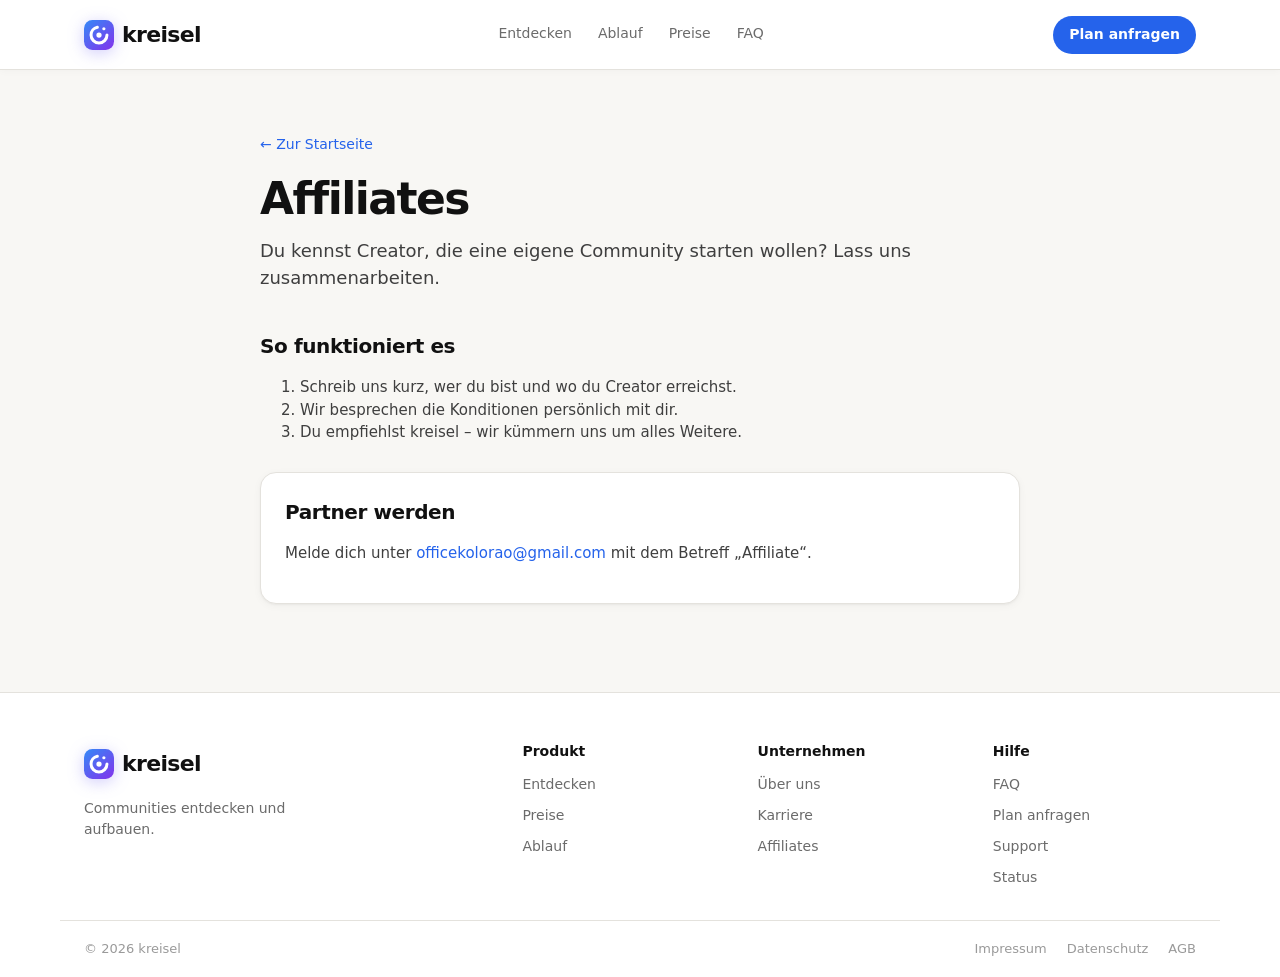
<file: affiliates.html>
<!doctype html>
<html lang="de">
<head>
  <meta charset="utf-8">
  <meta name="viewport" content="width=device-width, initial-scale=1">
  <title>Affiliates – kreisel</title>
  <meta name="description" content="Du kennst Creator, die eine eigene Community starten wollen? Lass uns zusammenarbeiten.">
  <link rel="icon" href="logo.svg" type="image/svg+xml">
  <link rel="stylesheet" href="styles.css">
</head>
<body>
  <a class="skip-link" href="#main">Zum Inhalt springen</a>

  <header class="header">
    <div class="header__inner">
      <a class="brand" href="index.html" aria-label="kreisel – zur Startseite">
        <svg class="logo" viewBox="0 0 32 32" aria-hidden="true"><defs><linearGradient id="lg-head" x1="4" y1="2" x2="28" y2="30" gradientUnits="userSpaceOnUse"><stop stop-color="#3b82f6"/><stop offset="1" stop-color="#7c3aed"/></linearGradient></defs><rect width="32" height="32" rx="9" fill="url(#lg-head)"/><g class="logo__spin"><circle cx="16" cy="16" r="8.5" fill="none" stroke="#fff" stroke-width="3.2" stroke-linecap="round" stroke-dasharray="38 15.4"/><circle cx="21.2" cy="9.3" r="1.7" fill="#fff"/></g><circle cx="16" cy="16" r="2.8" fill="#fff"/></svg>
        <span class="brand__word">kreisel</span>
      </a>

      <nav class="header__nav" aria-label="Hauptnavigation">
        <a href="index.html#entdecken">Entdecken</a>
        <a href="index.html#ablauf">Ablauf</a>
        <a href="index.html#preise">Preise</a>
        <a href="index.html#faq">FAQ</a>
      </nav>

      <div class="header__actions">
        <a class="btn-solid" href="index.html#anfrage">Plan anfragen</a>
      </div>
    </div>
  </header>

  <main class="page" id="main">
    <article class="doc">
      <a class="doc__back" href="index.html">← Zur Startseite</a>
      <h1>Affiliates</h1>
      <p class="doc__lead">Du kennst Creator, die eine eigene Community starten wollen? Lass uns zusammenarbeiten.</p>

      <h2>So funktioniert es</h2>
      <ol>
        <li>Schreib uns kurz, wer du bist und wo du Creator erreichst.</li>
        <li>Wir besprechen die Konditionen persönlich mit dir.</li>
        <li>Du empfiehlst kreisel – wir kümmern uns um alles Weitere.</li>
      </ol>
      <div class="doc__card">
        <h2>Partner werden</h2>
        <p>Melde dich unter <a data-mail href="#"></a> mit dem Betreff „Affiliate“.</p>
      </div>
    </article>
  </main>

  <footer class="footer">
    <div class="footer__inner">
      <div class="footer__brand">
        <a class="footer__logo brand" href="index.html" aria-label="kreisel – zur Startseite"><svg class="logo" viewBox="0 0 32 32" aria-hidden="true"><defs><linearGradient id="lg-foot" x1="4" y1="2" x2="28" y2="30" gradientUnits="userSpaceOnUse"><stop stop-color="#3b82f6"/><stop offset="1" stop-color="#7c3aed"/></linearGradient></defs><rect width="32" height="32" rx="9" fill="url(#lg-foot)"/><g class="logo__spin"><circle cx="16" cy="16" r="8.5" fill="none" stroke="#fff" stroke-width="3.2" stroke-linecap="round" stroke-dasharray="38 15.4"/><circle cx="21.2" cy="9.3" r="1.7" fill="#fff"/></g><circle cx="16" cy="16" r="2.8" fill="#fff"/></svg><span class="brand__word">kreisel</span></a>
        <p class="footer__tag">Communities entdecken und aufbauen.</p>
      </div>
      <div class="footer__col">
        <h3>Produkt</h3>
        <a href="index.html#entdecken">Entdecken</a>
        <a href="index.html#preise">Preise</a>
        <a href="index.html#ablauf">Ablauf</a>
      </div>
      <div class="footer__col">
        <h3>Unternehmen</h3>
        <a href="ueber-uns.html">Über uns</a>
        <a href="karriere.html">Karriere</a>
        <a href="affiliates.html">Affiliates</a>
      </div>
      <div class="footer__col">
        <h3>Hilfe</h3>
        <a href="index.html#faq">FAQ</a>
        <a href="index.html#anfrage">Plan anfragen</a>
        <a href="support.html">Support</a>
        <a href="status.html">Status</a>
      </div>
    </div>
    <div class="footer__bar">
      <p>© 2026 kreisel</p>
      <nav class="footer__legal" aria-label="Rechtliches">
        <a href="impressum.html">Impressum</a>
        <a href="datenschutz.html">Datenschutz</a>
        <a href="agb.html">AGB</a>
      </nav>
    </div>
  </footer>

  <script src="config.js"></script>
</body>
</html>
</file>
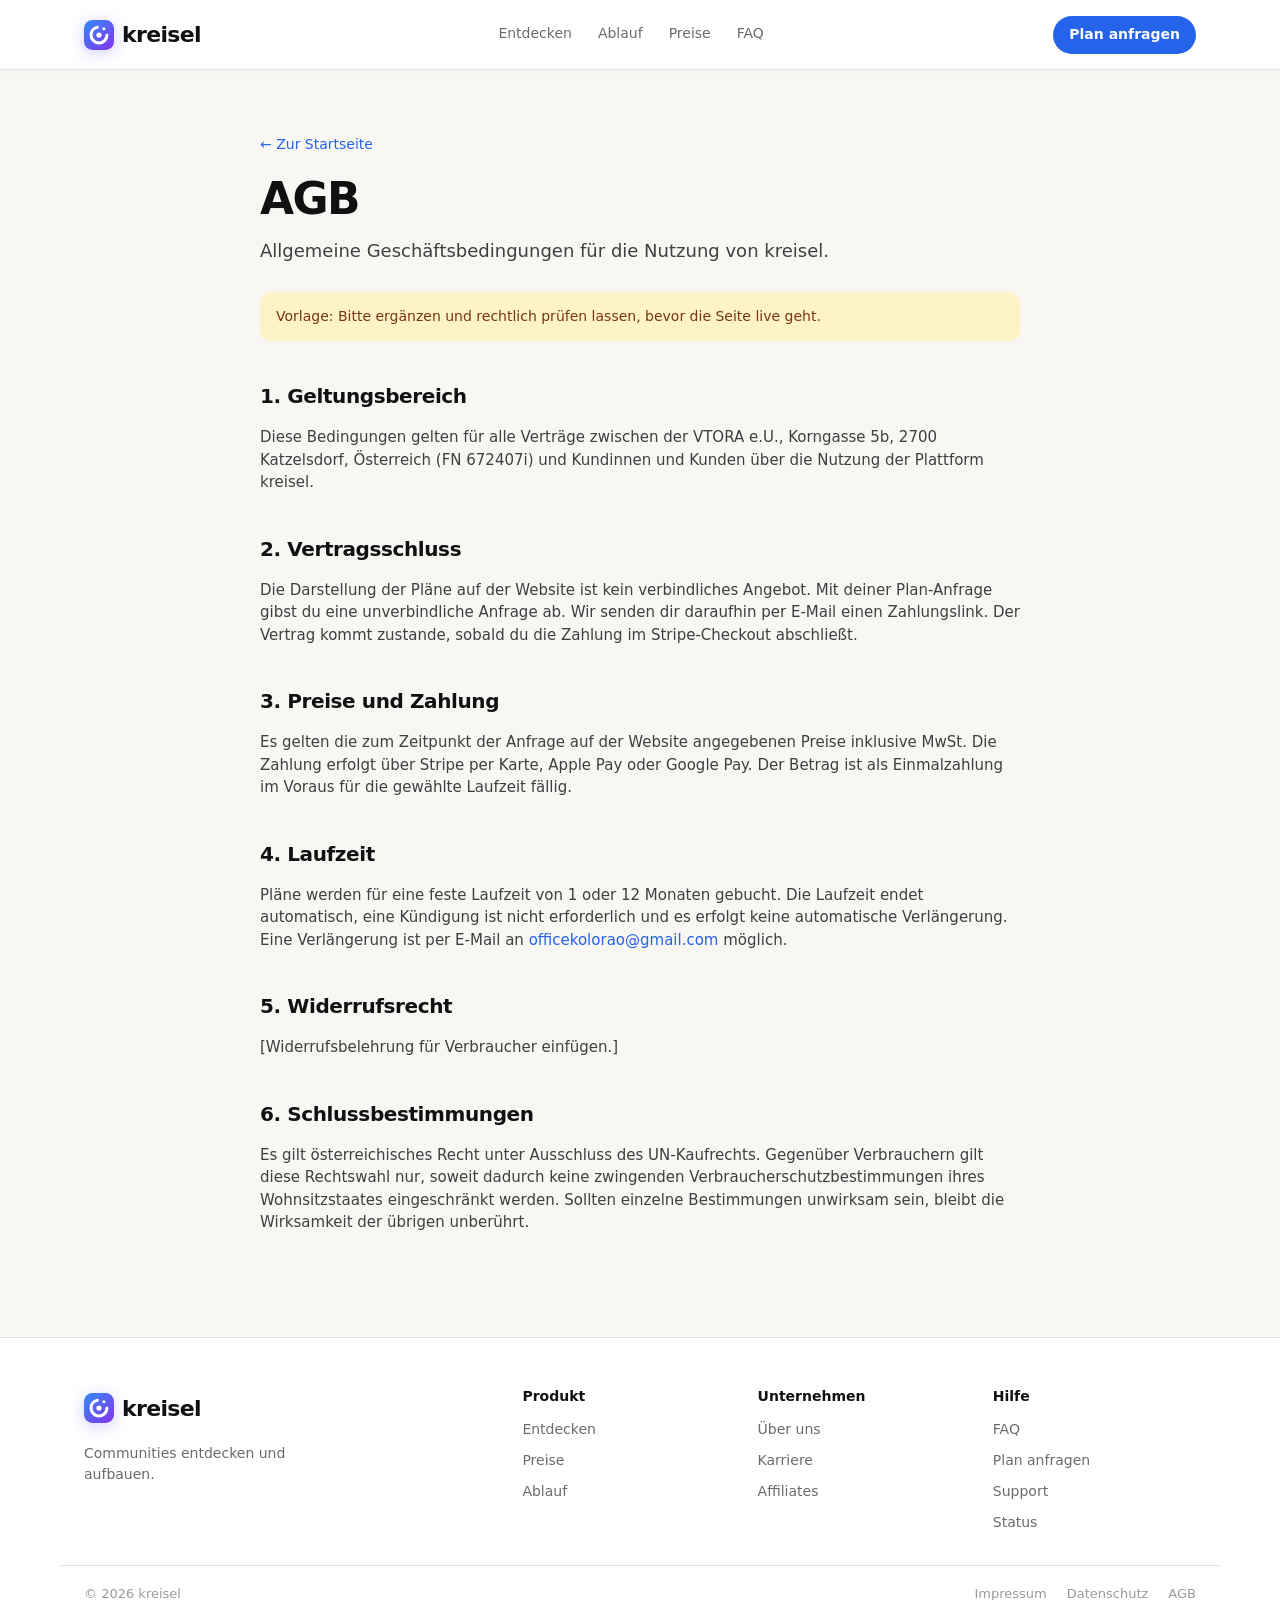
<file: agb.html>
<!doctype html>
<html lang="de">
<head>
  <meta charset="utf-8">
  <meta name="viewport" content="width=device-width, initial-scale=1">
  <title>AGB – kreisel</title>
  <meta name="description" content="Allgemeine Geschäftsbedingungen für die Nutzung von kreisel.">
  <link rel="icon" href="logo.svg" type="image/svg+xml">
  <link rel="stylesheet" href="styles.css">
</head>
<body>
  <a class="skip-link" href="#main">Zum Inhalt springen</a>

  <header class="header">
    <div class="header__inner">
      <a class="brand" href="index.html" aria-label="kreisel – zur Startseite">
        <svg class="logo" viewBox="0 0 32 32" aria-hidden="true"><defs><linearGradient id="lg-head" x1="4" y1="2" x2="28" y2="30" gradientUnits="userSpaceOnUse"><stop stop-color="#3b82f6"/><stop offset="1" stop-color="#7c3aed"/></linearGradient></defs><rect width="32" height="32" rx="9" fill="url(#lg-head)"/><g class="logo__spin"><circle cx="16" cy="16" r="8.5" fill="none" stroke="#fff" stroke-width="3.2" stroke-linecap="round" stroke-dasharray="38 15.4"/><circle cx="21.2" cy="9.3" r="1.7" fill="#fff"/></g><circle cx="16" cy="16" r="2.8" fill="#fff"/></svg>
        <span class="brand__word">kreisel</span>
      </a>

      <nav class="header__nav" aria-label="Hauptnavigation">
        <a href="index.html#entdecken">Entdecken</a>
        <a href="index.html#ablauf">Ablauf</a>
        <a href="index.html#preise">Preise</a>
        <a href="index.html#faq">FAQ</a>
      </nav>

      <div class="header__actions">
        <a class="btn-solid" href="index.html#anfrage">Plan anfragen</a>
      </div>
    </div>
  </header>

  <main class="page" id="main">
    <article class="doc">
      <a class="doc__back" href="index.html">← Zur Startseite</a>
      <h1>AGB</h1>
      <p class="doc__lead">Allgemeine Geschäftsbedingungen für die Nutzung von kreisel.</p>

      <p class="doc__note">Vorlage: Bitte ergänzen und rechtlich prüfen lassen, bevor die Seite live geht.</p>
      <h2>1. Geltungsbereich</h2>
      <p>Diese Bedingungen gelten für alle Verträge zwischen der VTORA e.U., Korngasse 5b, 2700 Katzelsdorf, Österreich (FN 672407i) und Kundinnen und Kunden über die Nutzung der Plattform kreisel.</p>
      <h2>2. Vertragsschluss</h2>
      <p>Die Darstellung der Pläne auf der Website ist kein verbindliches Angebot. Mit deiner Plan-Anfrage gibst du eine unverbindliche Anfrage ab. Wir senden dir daraufhin per E-Mail einen Zahlungslink. Der Vertrag kommt zustande, sobald du die Zahlung im Stripe-Checkout abschließt.</p>
      <h2>3. Preise und Zahlung</h2>
      <p>Es gelten die zum Zeitpunkt der Anfrage auf der Website angegebenen Preise inklusive MwSt. Die Zahlung erfolgt über Stripe per Karte, Apple Pay oder Google Pay. Der Betrag ist als Einmalzahlung im Voraus für die gewählte Laufzeit fällig.</p>
      <h2>4. Laufzeit</h2>
      <p>Pläne werden für eine feste Laufzeit von 1 oder 12 Monaten gebucht. Die Laufzeit endet automatisch, eine Kündigung ist nicht erforderlich und es erfolgt keine automatische Verlängerung. Eine Verlängerung ist per E-Mail an <a data-mail href="#"></a> möglich.</p>
      <h2>5. Widerrufsrecht</h2>
      <p>[Widerrufsbelehrung für Verbraucher einfügen.]</p>
      <h2>6. Schlussbestimmungen</h2>
      <p>Es gilt österreichisches Recht unter Ausschluss des UN-Kaufrechts. Gegenüber Verbrauchern gilt diese Rechtswahl nur, soweit dadurch keine zwingenden Verbraucherschutzbestimmungen ihres Wohnsitzstaates eingeschränkt werden. Sollten einzelne Bestimmungen unwirksam sein, bleibt die Wirksamkeit der übrigen unberührt.</p>
    </article>
  </main>

  <footer class="footer">
    <div class="footer__inner">
      <div class="footer__brand">
        <a class="footer__logo brand" href="index.html" aria-label="kreisel – zur Startseite"><svg class="logo" viewBox="0 0 32 32" aria-hidden="true"><defs><linearGradient id="lg-foot" x1="4" y1="2" x2="28" y2="30" gradientUnits="userSpaceOnUse"><stop stop-color="#3b82f6"/><stop offset="1" stop-color="#7c3aed"/></linearGradient></defs><rect width="32" height="32" rx="9" fill="url(#lg-foot)"/><g class="logo__spin"><circle cx="16" cy="16" r="8.5" fill="none" stroke="#fff" stroke-width="3.2" stroke-linecap="round" stroke-dasharray="38 15.4"/><circle cx="21.2" cy="9.3" r="1.7" fill="#fff"/></g><circle cx="16" cy="16" r="2.8" fill="#fff"/></svg><span class="brand__word">kreisel</span></a>
        <p class="footer__tag">Communities entdecken und aufbauen.</p>
      </div>
      <div class="footer__col">
        <h3>Produkt</h3>
        <a href="index.html#entdecken">Entdecken</a>
        <a href="index.html#preise">Preise</a>
        <a href="index.html#ablauf">Ablauf</a>
      </div>
      <div class="footer__col">
        <h3>Unternehmen</h3>
        <a href="ueber-uns.html">Über uns</a>
        <a href="karriere.html">Karriere</a>
        <a href="affiliates.html">Affiliates</a>
      </div>
      <div class="footer__col">
        <h3>Hilfe</h3>
        <a href="index.html#faq">FAQ</a>
        <a href="index.html#anfrage">Plan anfragen</a>
        <a href="support.html">Support</a>
        <a href="status.html">Status</a>
      </div>
    </div>
    <div class="footer__bar">
      <p>© 2026 kreisel</p>
      <nav class="footer__legal" aria-label="Rechtliches">
        <a href="impressum.html">Impressum</a>
        <a href="datenschutz.html">Datenschutz</a>
        <a href="agb.html">AGB</a>
      </nav>
    </div>
  </footer>

  <script src="config.js"></script>
</body>
</html>
</file>
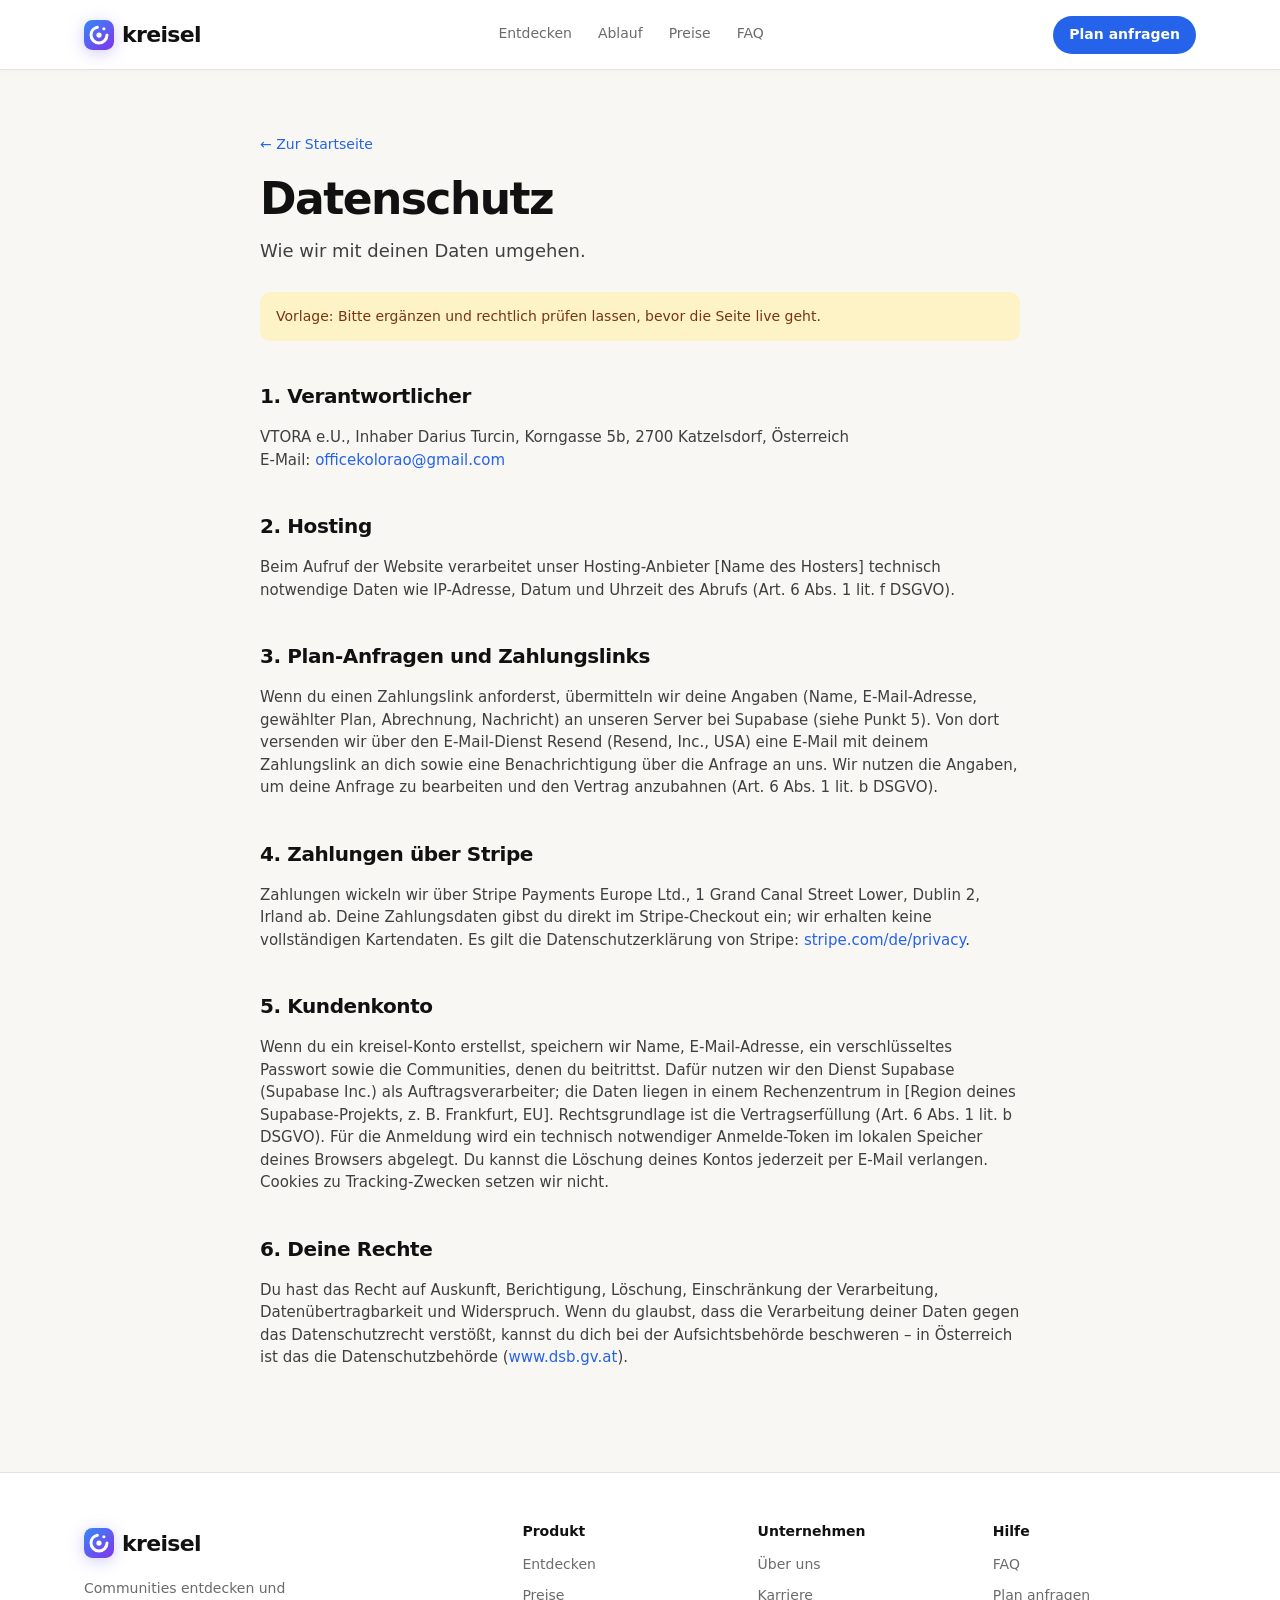
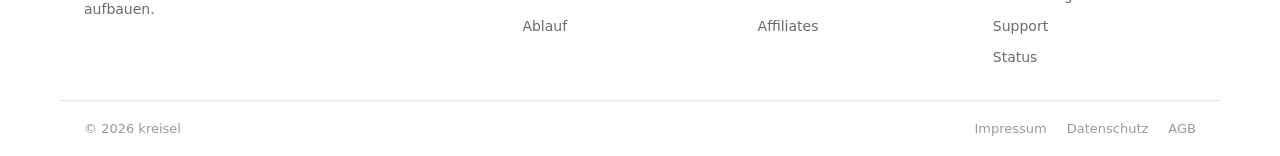
<file: datenschutz.html>
<!doctype html>
<html lang="de">
<head>
  <meta charset="utf-8">
  <meta name="viewport" content="width=device-width, initial-scale=1">
  <title>Datenschutz – kreisel</title>
  <meta name="description" content="Wie wir mit deinen Daten umgehen.">
  <link rel="icon" href="logo.svg" type="image/svg+xml">
  <link rel="stylesheet" href="styles.css">
</head>
<body>
  <a class="skip-link" href="#main">Zum Inhalt springen</a>

  <header class="header">
    <div class="header__inner">
      <a class="brand" href="index.html" aria-label="kreisel – zur Startseite">
        <svg class="logo" viewBox="0 0 32 32" aria-hidden="true"><defs><linearGradient id="lg-head" x1="4" y1="2" x2="28" y2="30" gradientUnits="userSpaceOnUse"><stop stop-color="#3b82f6"/><stop offset="1" stop-color="#7c3aed"/></linearGradient></defs><rect width="32" height="32" rx="9" fill="url(#lg-head)"/><g class="logo__spin"><circle cx="16" cy="16" r="8.5" fill="none" stroke="#fff" stroke-width="3.2" stroke-linecap="round" stroke-dasharray="38 15.4"/><circle cx="21.2" cy="9.3" r="1.7" fill="#fff"/></g><circle cx="16" cy="16" r="2.8" fill="#fff"/></svg>
        <span class="brand__word">kreisel</span>
      </a>

      <nav class="header__nav" aria-label="Hauptnavigation">
        <a href="index.html#entdecken">Entdecken</a>
        <a href="index.html#ablauf">Ablauf</a>
        <a href="index.html#preise">Preise</a>
        <a href="index.html#faq">FAQ</a>
      </nav>

      <div class="header__actions">
        <a class="btn-solid" href="index.html#anfrage">Plan anfragen</a>
      </div>
    </div>
  </header>

  <main class="page" id="main">
    <article class="doc">
      <a class="doc__back" href="index.html">← Zur Startseite</a>
      <h1>Datenschutz</h1>
      <p class="doc__lead">Wie wir mit deinen Daten umgehen.</p>

      <p class="doc__note">Vorlage: Bitte ergänzen und rechtlich prüfen lassen, bevor die Seite live geht.</p>
      <h2>1. Verantwortlicher</h2>
      <p>VTORA e.U., Inhaber Darius Turcin, Korngasse 5b, 2700 Katzelsdorf, Österreich<br>E-Mail: <a data-mail href="#"></a></p>
      <h2>2. Hosting</h2>
      <p>Beim Aufruf der Website verarbeitet unser Hosting-Anbieter [Name des Hosters] technisch notwendige Daten wie IP-Adresse, Datum und Uhrzeit des Abrufs (Art. 6 Abs. 1 lit. f DSGVO).</p>
      <h2>3. Plan-Anfragen und Zahlungslinks</h2>
      <p>Wenn du einen Zahlungslink anforderst, übermitteln wir deine Angaben (Name, E-Mail-Adresse, gewählter Plan, Abrechnung, Nachricht) an unseren Server bei Supabase (siehe Punkt 5). Von dort versenden wir über den E-Mail-Dienst Resend (Resend, Inc., USA) eine E-Mail mit deinem Zahlungslink an dich sowie eine Benachrichtigung über die Anfrage an uns. Wir nutzen die Angaben, um deine Anfrage zu bearbeiten und den Vertrag anzubahnen (Art. 6 Abs. 1 lit. b DSGVO).</p>
      <h2>4. Zahlungen über Stripe</h2>
      <p>Zahlungen wickeln wir über Stripe Payments Europe Ltd., 1 Grand Canal Street Lower, Dublin 2, Irland ab. Deine Zahlungsdaten gibst du direkt im Stripe-Checkout ein; wir erhalten keine vollständigen Kartendaten. Es gilt die Datenschutzerklärung von Stripe: <a href="https://stripe.com/de/privacy" rel="noopener">stripe.com/de/privacy</a>.</p>
      <h2>5. Kundenkonto</h2>
      <p>Wenn du ein kreisel-Konto erstellst, speichern wir Name, E-Mail-Adresse, ein verschlüsseltes Passwort sowie die Communities, denen du beitrittst. Dafür nutzen wir den Dienst Supabase (Supabase Inc.) als Auftragsverarbeiter; die Daten liegen in einem Rechenzentrum in [Region deines Supabase-Projekts, z. B. Frankfurt, EU]. Rechtsgrundlage ist die Vertragserfüllung (Art. 6 Abs. 1 lit. b DSGVO). Für die Anmeldung wird ein technisch notwendiger Anmelde-Token im lokalen Speicher deines Browsers abgelegt. Du kannst die Löschung deines Kontos jederzeit per E-Mail verlangen. Cookies zu Tracking-Zwecken setzen wir nicht.</p>
      <h2>6. Deine Rechte</h2>
      <p>Du hast das Recht auf Auskunft, Berichtigung, Löschung, Einschränkung der Verarbeitung, Datenübertragbarkeit und Widerspruch. Wenn du glaubst, dass die Verarbeitung deiner Daten gegen das Datenschutzrecht verstößt, kannst du dich bei der Aufsichtsbehörde beschweren – in Österreich ist das die Datenschutzbehörde (<a href="https://www.dsb.gv.at" rel="noopener">www.dsb.gv.at</a>).</p>
    </article>
  </main>

  <footer class="footer">
    <div class="footer__inner">
      <div class="footer__brand">
        <a class="footer__logo brand" href="index.html" aria-label="kreisel – zur Startseite"><svg class="logo" viewBox="0 0 32 32" aria-hidden="true"><defs><linearGradient id="lg-foot" x1="4" y1="2" x2="28" y2="30" gradientUnits="userSpaceOnUse"><stop stop-color="#3b82f6"/><stop offset="1" stop-color="#7c3aed"/></linearGradient></defs><rect width="32" height="32" rx="9" fill="url(#lg-foot)"/><g class="logo__spin"><circle cx="16" cy="16" r="8.5" fill="none" stroke="#fff" stroke-width="3.2" stroke-linecap="round" stroke-dasharray="38 15.4"/><circle cx="21.2" cy="9.3" r="1.7" fill="#fff"/></g><circle cx="16" cy="16" r="2.8" fill="#fff"/></svg><span class="brand__word">kreisel</span></a>
        <p class="footer__tag">Communities entdecken und aufbauen.</p>
      </div>
      <div class="footer__col">
        <h3>Produkt</h3>
        <a href="index.html#entdecken">Entdecken</a>
        <a href="index.html#preise">Preise</a>
        <a href="index.html#ablauf">Ablauf</a>
      </div>
      <div class="footer__col">
        <h3>Unternehmen</h3>
        <a href="ueber-uns.html">Über uns</a>
        <a href="karriere.html">Karriere</a>
        <a href="affiliates.html">Affiliates</a>
      </div>
      <div class="footer__col">
        <h3>Hilfe</h3>
        <a href="index.html#faq">FAQ</a>
        <a href="index.html#anfrage">Plan anfragen</a>
        <a href="support.html">Support</a>
        <a href="status.html">Status</a>
      </div>
    </div>
    <div class="footer__bar">
      <p>© 2026 kreisel</p>
      <nav class="footer__legal" aria-label="Rechtliches">
        <a href="impressum.html">Impressum</a>
        <a href="datenschutz.html">Datenschutz</a>
        <a href="agb.html">AGB</a>
      </nav>
    </div>
  </footer>

  <script src="config.js"></script>
</body>
</html>
</file>
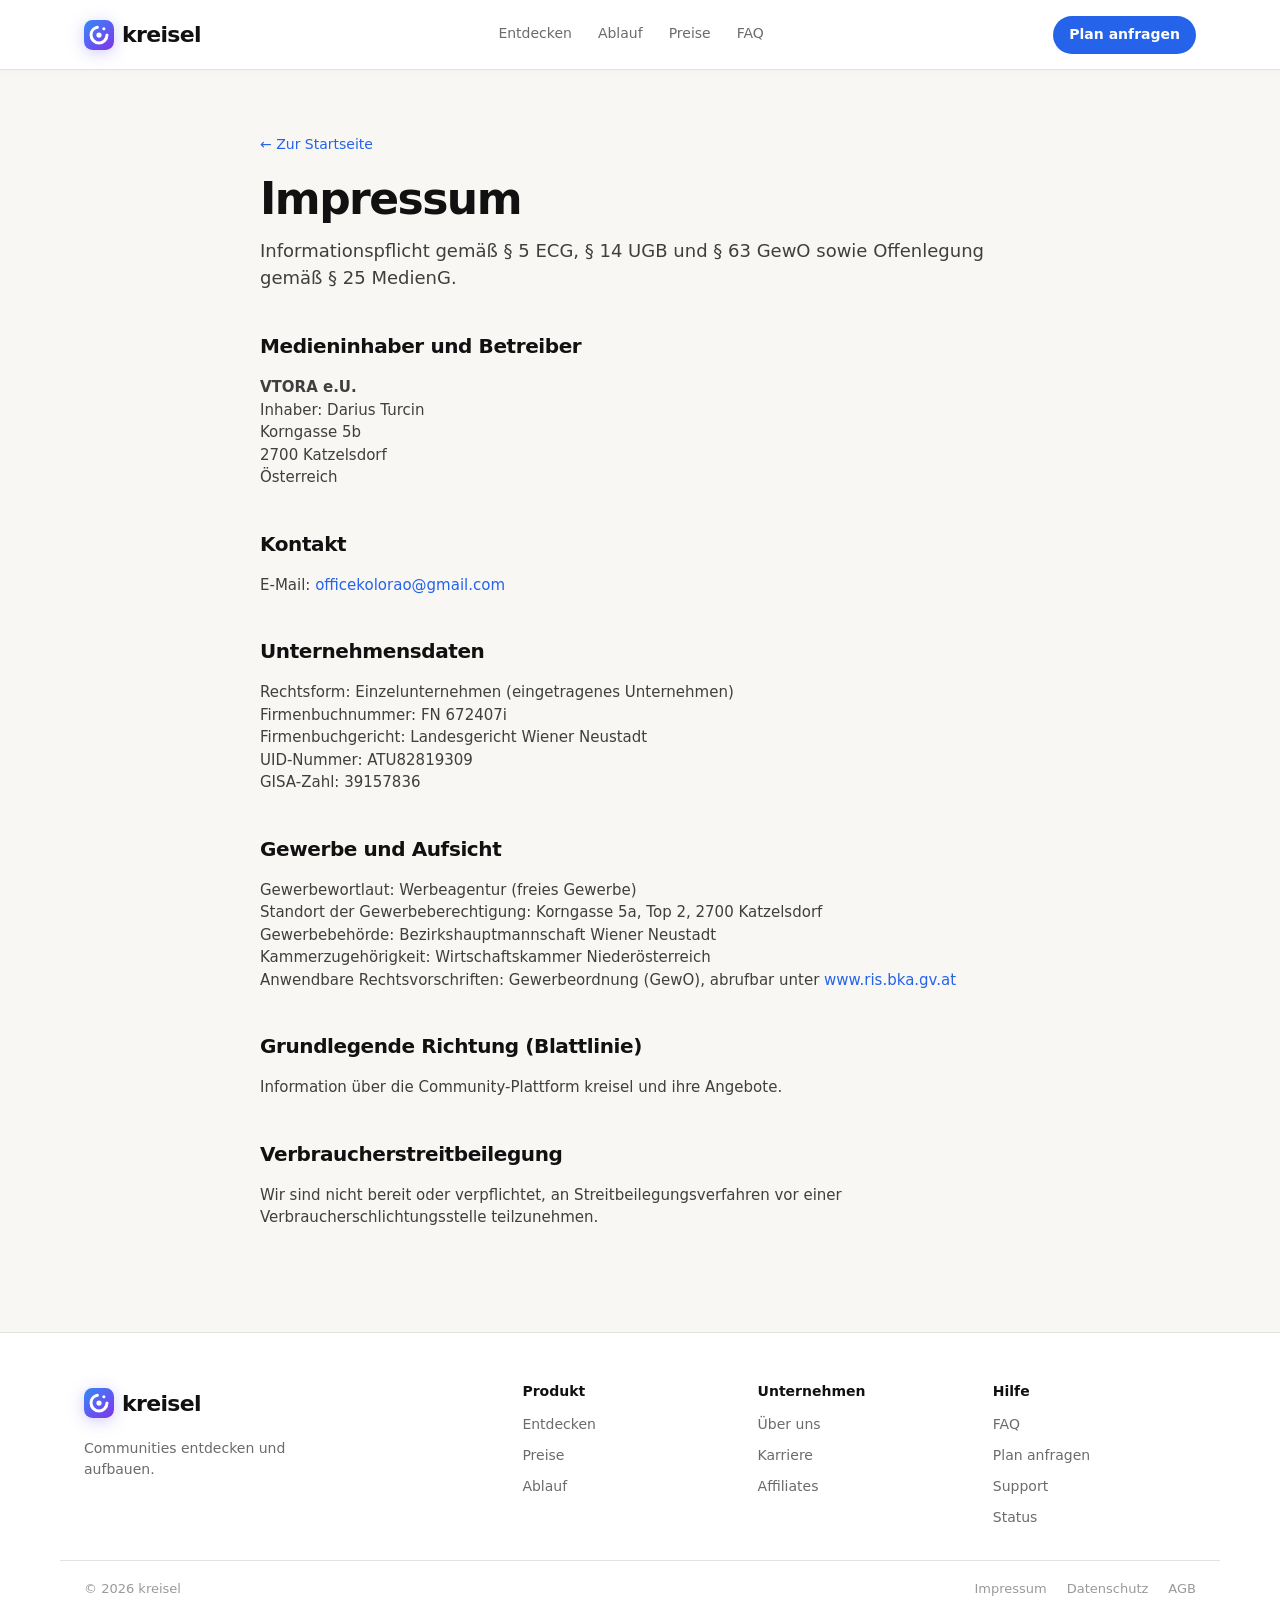
<file: impressum.html>
<!doctype html>
<html lang="de">
<head>
  <meta charset="utf-8">
  <meta name="viewport" content="width=device-width, initial-scale=1">
  <title>Impressum – kreisel</title>
  <meta name="description" content="Angaben gemäß § 5 DDG.">
  <link rel="icon" href="logo.svg" type="image/svg+xml">
  <link rel="stylesheet" href="styles.css">
</head>
<body>
  <a class="skip-link" href="#main">Zum Inhalt springen</a>

  <header class="header">
    <div class="header__inner">
      <a class="brand" href="index.html" aria-label="kreisel – zur Startseite">
        <svg class="logo" viewBox="0 0 32 32" aria-hidden="true"><defs><linearGradient id="lg-head" x1="4" y1="2" x2="28" y2="30" gradientUnits="userSpaceOnUse"><stop stop-color="#3b82f6"/><stop offset="1" stop-color="#7c3aed"/></linearGradient></defs><rect width="32" height="32" rx="9" fill="url(#lg-head)"/><g class="logo__spin"><circle cx="16" cy="16" r="8.5" fill="none" stroke="#fff" stroke-width="3.2" stroke-linecap="round" stroke-dasharray="38 15.4"/><circle cx="21.2" cy="9.3" r="1.7" fill="#fff"/></g><circle cx="16" cy="16" r="2.8" fill="#fff"/></svg>
        <span class="brand__word">kreisel</span>
      </a>

      <nav class="header__nav" aria-label="Hauptnavigation">
        <a href="index.html#entdecken">Entdecken</a>
        <a href="index.html#ablauf">Ablauf</a>
        <a href="index.html#preise">Preise</a>
        <a href="index.html#faq">FAQ</a>
      </nav>

      <div class="header__actions">
        <a class="btn-solid" href="index.html#anfrage">Plan anfragen</a>
      </div>
    </div>
  </header>

  <main class="page" id="main">
    <article class="doc">
      <a class="doc__back" href="index.html">← Zur Startseite</a>
      <h1>Impressum</h1>
      <p class="doc__lead">Informationspflicht gemäß § 5 ECG, § 14 UGB und § 63 GewO sowie Offenlegung gemäß § 25 MedienG.</p>

      <h2>Medieninhaber und Betreiber</h2>
      <p><strong>VTORA e.U.</strong><br>Inhaber: Darius Turcin<br>Korngasse 5b<br>2700 Katzelsdorf<br>Österreich</p>
      <h2>Kontakt</h2>
      <p>E-Mail: <a data-mail href="#"></a></p>
      <h2>Unternehmensdaten</h2>
      <p>Rechtsform: Einzelunternehmen (eingetragenes Unternehmen)<br>Firmenbuchnummer: FN 672407i<br>Firmenbuchgericht: Landesgericht Wiener Neustadt<br>UID-Nummer: ATU82819309<br>GISA-Zahl: 39157836</p>
      <h2>Gewerbe und Aufsicht</h2>
      <p>Gewerbewortlaut: Werbeagentur (freies Gewerbe)<br>Standort der Gewerbeberechtigung: Korngasse 5a, Top 2, 2700 Katzelsdorf<br>Gewerbebehörde: Bezirkshauptmannschaft Wiener Neustadt<br>Kammerzugehörigkeit: Wirtschaftskammer Niederösterreich<br>Anwendbare Rechtsvorschriften: Gewerbeordnung (GewO), abrufbar unter <a href="https://www.ris.bka.gv.at" rel="noopener">www.ris.bka.gv.at</a></p>
      <h2>Grundlegende Richtung (Blattlinie)</h2>
      <p>Information über die Community-Plattform kreisel und ihre Angebote.</p>
      <h2>Verbraucherstreitbeilegung</h2>
      <p>Wir sind nicht bereit oder verpflichtet, an Streitbeilegungsverfahren vor einer Verbraucherschlichtungsstelle teilzunehmen.</p>
    </article>
  </main>

  <footer class="footer">
    <div class="footer__inner">
      <div class="footer__brand">
        <a class="footer__logo brand" href="index.html" aria-label="kreisel – zur Startseite"><svg class="logo" viewBox="0 0 32 32" aria-hidden="true"><defs><linearGradient id="lg-foot" x1="4" y1="2" x2="28" y2="30" gradientUnits="userSpaceOnUse"><stop stop-color="#3b82f6"/><stop offset="1" stop-color="#7c3aed"/></linearGradient></defs><rect width="32" height="32" rx="9" fill="url(#lg-foot)"/><g class="logo__spin"><circle cx="16" cy="16" r="8.5" fill="none" stroke="#fff" stroke-width="3.2" stroke-linecap="round" stroke-dasharray="38 15.4"/><circle cx="21.2" cy="9.3" r="1.7" fill="#fff"/></g><circle cx="16" cy="16" r="2.8" fill="#fff"/></svg><span class="brand__word">kreisel</span></a>
        <p class="footer__tag">Communities entdecken und aufbauen.</p>
      </div>
      <div class="footer__col">
        <h3>Produkt</h3>
        <a href="index.html#entdecken">Entdecken</a>
        <a href="index.html#preise">Preise</a>
        <a href="index.html#ablauf">Ablauf</a>
      </div>
      <div class="footer__col">
        <h3>Unternehmen</h3>
        <a href="ueber-uns.html">Über uns</a>
        <a href="karriere.html">Karriere</a>
        <a href="affiliates.html">Affiliates</a>
      </div>
      <div class="footer__col">
        <h3>Hilfe</h3>
        <a href="index.html#faq">FAQ</a>
        <a href="index.html#anfrage">Plan anfragen</a>
        <a href="support.html">Support</a>
        <a href="status.html">Status</a>
      </div>
    </div>
    <div class="footer__bar">
      <p>© 2026 kreisel</p>
      <nav class="footer__legal" aria-label="Rechtliches">
        <a href="impressum.html">Impressum</a>
        <a href="datenschutz.html">Datenschutz</a>
        <a href="agb.html">AGB</a>
      </nav>
    </div>
  </footer>

  <script src="config.js"></script>
</body>
</html>
</file>
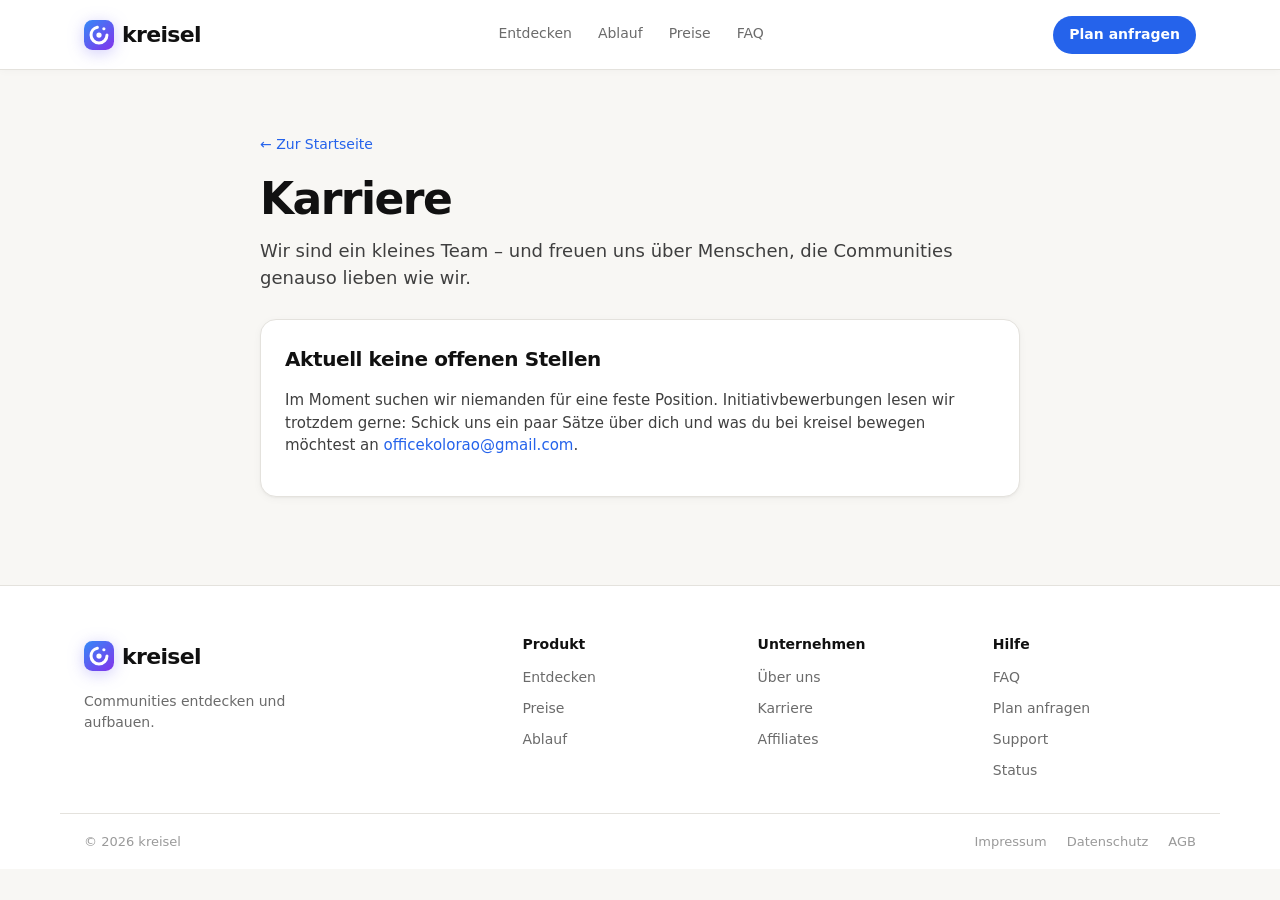
<file: karriere.html>
<!doctype html>
<html lang="de">
<head>
  <meta charset="utf-8">
  <meta name="viewport" content="width=device-width, initial-scale=1">
  <title>Karriere – kreisel</title>
  <meta name="description" content="Wir sind ein kleines Team – und freuen uns über Menschen, die Communities genauso lieben wie wir.">
  <link rel="icon" href="logo.svg" type="image/svg+xml">
  <link rel="stylesheet" href="styles.css">
</head>
<body>
  <a class="skip-link" href="#main">Zum Inhalt springen</a>

  <header class="header">
    <div class="header__inner">
      <a class="brand" href="index.html" aria-label="kreisel – zur Startseite">
        <svg class="logo" viewBox="0 0 32 32" aria-hidden="true"><defs><linearGradient id="lg-head" x1="4" y1="2" x2="28" y2="30" gradientUnits="userSpaceOnUse"><stop stop-color="#3b82f6"/><stop offset="1" stop-color="#7c3aed"/></linearGradient></defs><rect width="32" height="32" rx="9" fill="url(#lg-head)"/><g class="logo__spin"><circle cx="16" cy="16" r="8.5" fill="none" stroke="#fff" stroke-width="3.2" stroke-linecap="round" stroke-dasharray="38 15.4"/><circle cx="21.2" cy="9.3" r="1.7" fill="#fff"/></g><circle cx="16" cy="16" r="2.8" fill="#fff"/></svg>
        <span class="brand__word">kreisel</span>
      </a>

      <nav class="header__nav" aria-label="Hauptnavigation">
        <a href="index.html#entdecken">Entdecken</a>
        <a href="index.html#ablauf">Ablauf</a>
        <a href="index.html#preise">Preise</a>
        <a href="index.html#faq">FAQ</a>
      </nav>

      <div class="header__actions">
        <a class="btn-solid" href="index.html#anfrage">Plan anfragen</a>
      </div>
    </div>
  </header>

  <main class="page" id="main">
    <article class="doc">
      <a class="doc__back" href="index.html">← Zur Startseite</a>
      <h1>Karriere</h1>
      <p class="doc__lead">Wir sind ein kleines Team – und freuen uns über Menschen, die Communities genauso lieben wie wir.</p>

      <div class="doc__card">
        <h2>Aktuell keine offenen Stellen</h2>
        <p>Im Moment suchen wir niemanden für eine feste Position. Initiativbewerbungen lesen wir trotzdem gerne: Schick uns ein paar Sätze über dich und was du bei kreisel bewegen möchtest an <a data-mail href="#"></a>.</p>
      </div>
    </article>
  </main>

  <footer class="footer">
    <div class="footer__inner">
      <div class="footer__brand">
        <a class="footer__logo brand" href="index.html" aria-label="kreisel – zur Startseite"><svg class="logo" viewBox="0 0 32 32" aria-hidden="true"><defs><linearGradient id="lg-foot" x1="4" y1="2" x2="28" y2="30" gradientUnits="userSpaceOnUse"><stop stop-color="#3b82f6"/><stop offset="1" stop-color="#7c3aed"/></linearGradient></defs><rect width="32" height="32" rx="9" fill="url(#lg-foot)"/><g class="logo__spin"><circle cx="16" cy="16" r="8.5" fill="none" stroke="#fff" stroke-width="3.2" stroke-linecap="round" stroke-dasharray="38 15.4"/><circle cx="21.2" cy="9.3" r="1.7" fill="#fff"/></g><circle cx="16" cy="16" r="2.8" fill="#fff"/></svg><span class="brand__word">kreisel</span></a>
        <p class="footer__tag">Communities entdecken und aufbauen.</p>
      </div>
      <div class="footer__col">
        <h3>Produkt</h3>
        <a href="index.html#entdecken">Entdecken</a>
        <a href="index.html#preise">Preise</a>
        <a href="index.html#ablauf">Ablauf</a>
      </div>
      <div class="footer__col">
        <h3>Unternehmen</h3>
        <a href="ueber-uns.html">Über uns</a>
        <a href="karriere.html">Karriere</a>
        <a href="affiliates.html">Affiliates</a>
      </div>
      <div class="footer__col">
        <h3>Hilfe</h3>
        <a href="index.html#faq">FAQ</a>
        <a href="index.html#anfrage">Plan anfragen</a>
        <a href="support.html">Support</a>
        <a href="status.html">Status</a>
      </div>
    </div>
    <div class="footer__bar">
      <p>© 2026 kreisel</p>
      <nav class="footer__legal" aria-label="Rechtliches">
        <a href="impressum.html">Impressum</a>
        <a href="datenschutz.html">Datenschutz</a>
        <a href="agb.html">AGB</a>
      </nav>
    </div>
  </footer>

  <script src="config.js"></script>
</body>
</html>
</file>
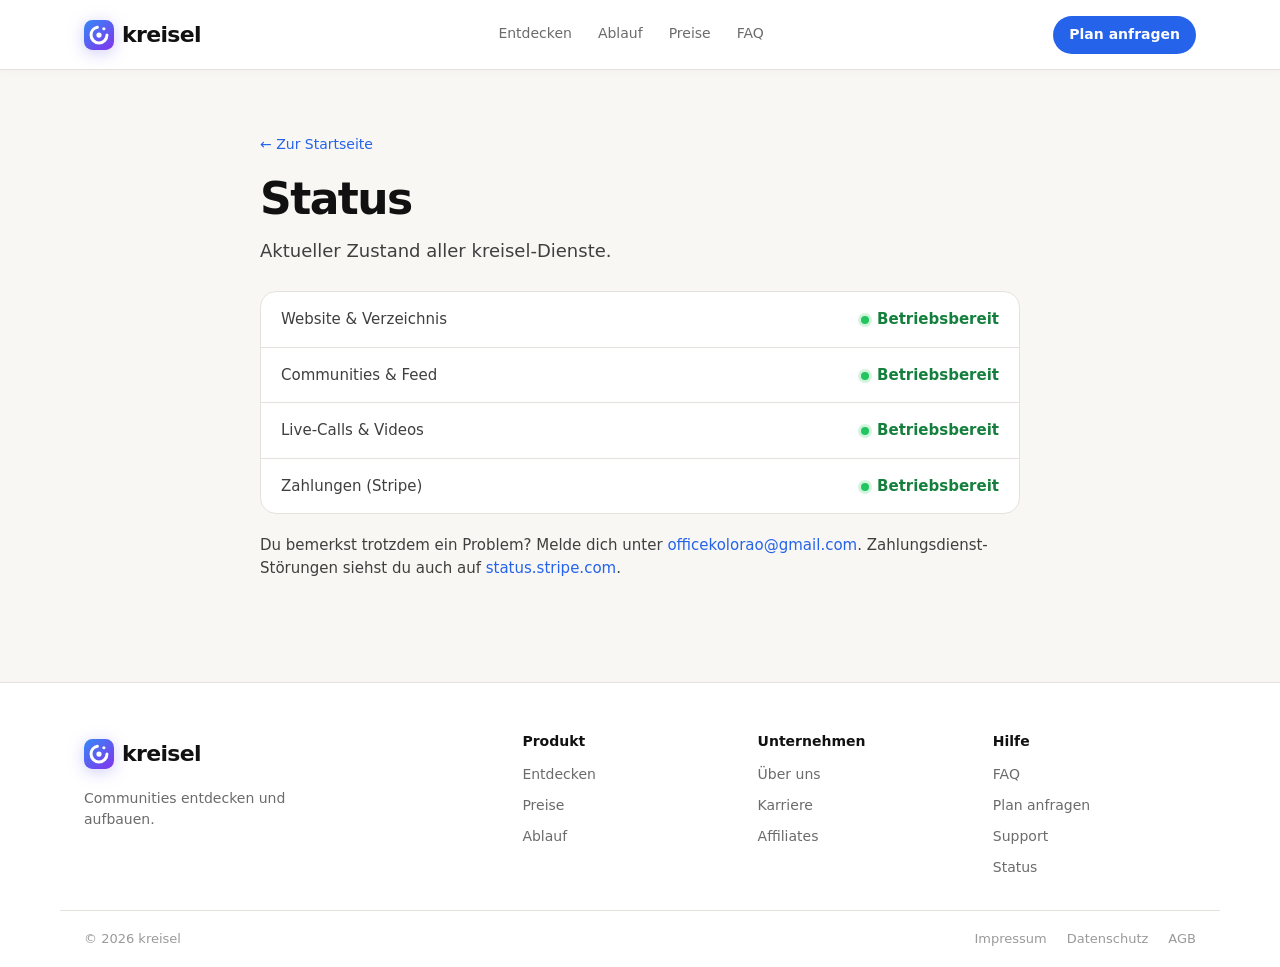
<file: status.html>
<!doctype html>
<html lang="de">
<head>
  <meta charset="utf-8">
  <meta name="viewport" content="width=device-width, initial-scale=1">
  <title>Status – kreisel</title>
  <meta name="description" content="Aktueller Zustand aller kreisel-Dienste.">
  <link rel="icon" href="logo.svg" type="image/svg+xml">
  <link rel="stylesheet" href="styles.css">
</head>
<body>
  <a class="skip-link" href="#main">Zum Inhalt springen</a>

  <header class="header">
    <div class="header__inner">
      <a class="brand" href="index.html" aria-label="kreisel – zur Startseite">
        <svg class="logo" viewBox="0 0 32 32" aria-hidden="true"><defs><linearGradient id="lg-head" x1="4" y1="2" x2="28" y2="30" gradientUnits="userSpaceOnUse"><stop stop-color="#3b82f6"/><stop offset="1" stop-color="#7c3aed"/></linearGradient></defs><rect width="32" height="32" rx="9" fill="url(#lg-head)"/><g class="logo__spin"><circle cx="16" cy="16" r="8.5" fill="none" stroke="#fff" stroke-width="3.2" stroke-linecap="round" stroke-dasharray="38 15.4"/><circle cx="21.2" cy="9.3" r="1.7" fill="#fff"/></g><circle cx="16" cy="16" r="2.8" fill="#fff"/></svg>
        <span class="brand__word">kreisel</span>
      </a>

      <nav class="header__nav" aria-label="Hauptnavigation">
        <a href="index.html#entdecken">Entdecken</a>
        <a href="index.html#ablauf">Ablauf</a>
        <a href="index.html#preise">Preise</a>
        <a href="index.html#faq">FAQ</a>
      </nav>

      <div class="header__actions">
        <a class="btn-solid" href="index.html#anfrage">Plan anfragen</a>
      </div>
    </div>
  </header>

  <main class="page" id="main">
    <article class="doc">
      <a class="doc__back" href="index.html">← Zur Startseite</a>
      <h1>Status</h1>
      <p class="doc__lead">Aktueller Zustand aller kreisel-Dienste.</p>

      <ul class="status-list">
        <li><span>Website &amp; Verzeichnis</span><span class="status-ok">Betriebsbereit</span></li>
        <li><span>Communities &amp; Feed</span><span class="status-ok">Betriebsbereit</span></li>
        <li><span>Live-Calls &amp; Videos</span><span class="status-ok">Betriebsbereit</span></li>
        <li><span>Zahlungen (Stripe)</span><span class="status-ok">Betriebsbereit</span></li>
      </ul>
      <p style="margin-top:20px">Du bemerkst trotzdem ein Problem? Melde dich unter <a data-mail href="#"></a>. Zahlungsdienst-Störungen siehst du auch auf <a href="https://status.stripe.com" rel="noopener">status.stripe.com</a>.</p>
    </article>
  </main>

  <footer class="footer">
    <div class="footer__inner">
      <div class="footer__brand">
        <a class="footer__logo brand" href="index.html" aria-label="kreisel – zur Startseite"><svg class="logo" viewBox="0 0 32 32" aria-hidden="true"><defs><linearGradient id="lg-foot" x1="4" y1="2" x2="28" y2="30" gradientUnits="userSpaceOnUse"><stop stop-color="#3b82f6"/><stop offset="1" stop-color="#7c3aed"/></linearGradient></defs><rect width="32" height="32" rx="9" fill="url(#lg-foot)"/><g class="logo__spin"><circle cx="16" cy="16" r="8.5" fill="none" stroke="#fff" stroke-width="3.2" stroke-linecap="round" stroke-dasharray="38 15.4"/><circle cx="21.2" cy="9.3" r="1.7" fill="#fff"/></g><circle cx="16" cy="16" r="2.8" fill="#fff"/></svg><span class="brand__word">kreisel</span></a>
        <p class="footer__tag">Communities entdecken und aufbauen.</p>
      </div>
      <div class="footer__col">
        <h3>Produkt</h3>
        <a href="index.html#entdecken">Entdecken</a>
        <a href="index.html#preise">Preise</a>
        <a href="index.html#ablauf">Ablauf</a>
      </div>
      <div class="footer__col">
        <h3>Unternehmen</h3>
        <a href="ueber-uns.html">Über uns</a>
        <a href="karriere.html">Karriere</a>
        <a href="affiliates.html">Affiliates</a>
      </div>
      <div class="footer__col">
        <h3>Hilfe</h3>
        <a href="index.html#faq">FAQ</a>
        <a href="index.html#anfrage">Plan anfragen</a>
        <a href="support.html">Support</a>
        <a href="status.html">Status</a>
      </div>
    </div>
    <div class="footer__bar">
      <p>© 2026 kreisel</p>
      <nav class="footer__legal" aria-label="Rechtliches">
        <a href="impressum.html">Impressum</a>
        <a href="datenschutz.html">Datenschutz</a>
        <a href="agb.html">AGB</a>
      </nav>
    </div>
  </footer>

  <script src="config.js"></script>
</body>
</html>
</file>
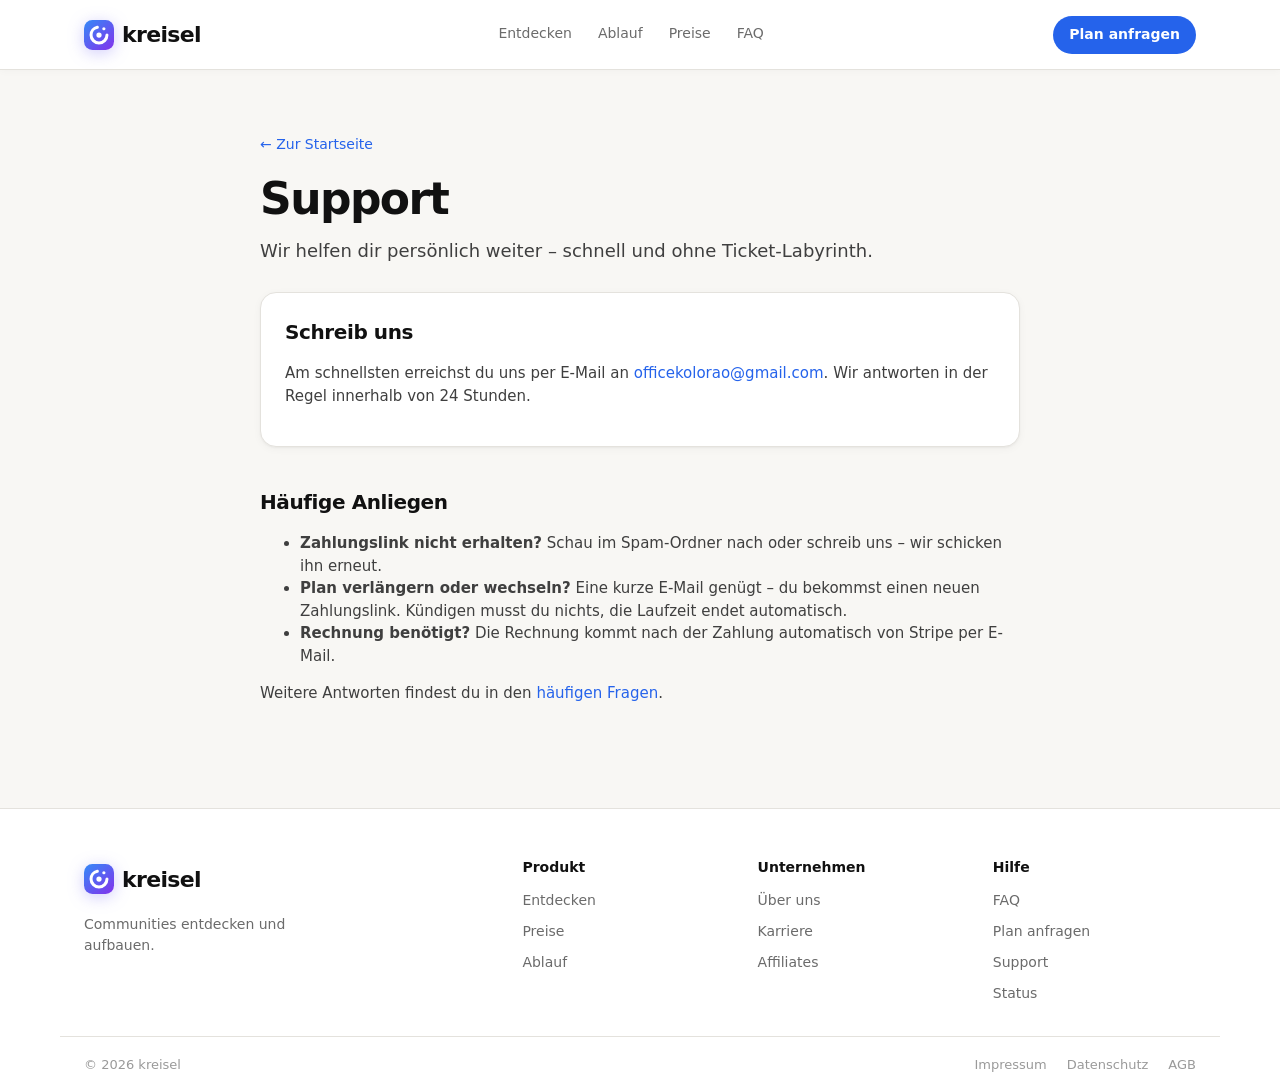
<file: support.html>
<!doctype html>
<html lang="de">
<head>
  <meta charset="utf-8">
  <meta name="viewport" content="width=device-width, initial-scale=1">
  <title>Support – kreisel</title>
  <meta name="description" content="Wir helfen dir persönlich weiter – schnell und ohne Ticket-Labyrinth.">
  <link rel="icon" href="logo.svg" type="image/svg+xml">
  <link rel="stylesheet" href="styles.css">
</head>
<body>
  <a class="skip-link" href="#main">Zum Inhalt springen</a>

  <header class="header">
    <div class="header__inner">
      <a class="brand" href="index.html" aria-label="kreisel – zur Startseite">
        <svg class="logo" viewBox="0 0 32 32" aria-hidden="true"><defs><linearGradient id="lg-head" x1="4" y1="2" x2="28" y2="30" gradientUnits="userSpaceOnUse"><stop stop-color="#3b82f6"/><stop offset="1" stop-color="#7c3aed"/></linearGradient></defs><rect width="32" height="32" rx="9" fill="url(#lg-head)"/><g class="logo__spin"><circle cx="16" cy="16" r="8.5" fill="none" stroke="#fff" stroke-width="3.2" stroke-linecap="round" stroke-dasharray="38 15.4"/><circle cx="21.2" cy="9.3" r="1.7" fill="#fff"/></g><circle cx="16" cy="16" r="2.8" fill="#fff"/></svg>
        <span class="brand__word">kreisel</span>
      </a>

      <nav class="header__nav" aria-label="Hauptnavigation">
        <a href="index.html#entdecken">Entdecken</a>
        <a href="index.html#ablauf">Ablauf</a>
        <a href="index.html#preise">Preise</a>
        <a href="index.html#faq">FAQ</a>
      </nav>

      <div class="header__actions">
        <a class="btn-solid" href="index.html#anfrage">Plan anfragen</a>
      </div>
    </div>
  </header>

  <main class="page" id="main">
    <article class="doc">
      <a class="doc__back" href="index.html">← Zur Startseite</a>
      <h1>Support</h1>
      <p class="doc__lead">Wir helfen dir persönlich weiter – schnell und ohne Ticket-Labyrinth.</p>

      <div class="doc__card">
        <h2>Schreib uns</h2>
        <p>Am schnellsten erreichst du uns per E-Mail an <a data-mail href="#"></a>. Wir antworten in der Regel innerhalb von 24 Stunden.</p>
      </div>
      <h2>Häufige Anliegen</h2>
      <ul>
        <li><strong>Zahlungslink nicht erhalten?</strong> Schau im Spam-Ordner nach oder schreib uns – wir schicken ihn erneut.</li>
        <li><strong>Plan verlängern oder wechseln?</strong> Eine kurze E-Mail genügt – du bekommst einen neuen Zahlungslink. Kündigen musst du nichts, die Laufzeit endet automatisch.</li>
        <li><strong>Rechnung benötigt?</strong> Die Rechnung kommt nach der Zahlung automatisch von Stripe per E-Mail.</li>
      </ul>
      <p>Weitere Antworten findest du in den <a href="index.html#faq">häufigen Fragen</a>.</p>
    </article>
  </main>

  <footer class="footer">
    <div class="footer__inner">
      <div class="footer__brand">
        <a class="footer__logo brand" href="index.html" aria-label="kreisel – zur Startseite"><svg class="logo" viewBox="0 0 32 32" aria-hidden="true"><defs><linearGradient id="lg-foot" x1="4" y1="2" x2="28" y2="30" gradientUnits="userSpaceOnUse"><stop stop-color="#3b82f6"/><stop offset="1" stop-color="#7c3aed"/></linearGradient></defs><rect width="32" height="32" rx="9" fill="url(#lg-foot)"/><g class="logo__spin"><circle cx="16" cy="16" r="8.5" fill="none" stroke="#fff" stroke-width="3.2" stroke-linecap="round" stroke-dasharray="38 15.4"/><circle cx="21.2" cy="9.3" r="1.7" fill="#fff"/></g><circle cx="16" cy="16" r="2.8" fill="#fff"/></svg><span class="brand__word">kreisel</span></a>
        <p class="footer__tag">Communities entdecken und aufbauen.</p>
      </div>
      <div class="footer__col">
        <h3>Produkt</h3>
        <a href="index.html#entdecken">Entdecken</a>
        <a href="index.html#preise">Preise</a>
        <a href="index.html#ablauf">Ablauf</a>
      </div>
      <div class="footer__col">
        <h3>Unternehmen</h3>
        <a href="ueber-uns.html">Über uns</a>
        <a href="karriere.html">Karriere</a>
        <a href="affiliates.html">Affiliates</a>
      </div>
      <div class="footer__col">
        <h3>Hilfe</h3>
        <a href="index.html#faq">FAQ</a>
        <a href="index.html#anfrage">Plan anfragen</a>
        <a href="support.html">Support</a>
        <a href="status.html">Status</a>
      </div>
    </div>
    <div class="footer__bar">
      <p>© 2026 kreisel</p>
      <nav class="footer__legal" aria-label="Rechtliches">
        <a href="impressum.html">Impressum</a>
        <a href="datenschutz.html">Datenschutz</a>
        <a href="agb.html">AGB</a>
      </nav>
    </div>
  </footer>

  <script src="config.js"></script>
</body>
</html>
</file>
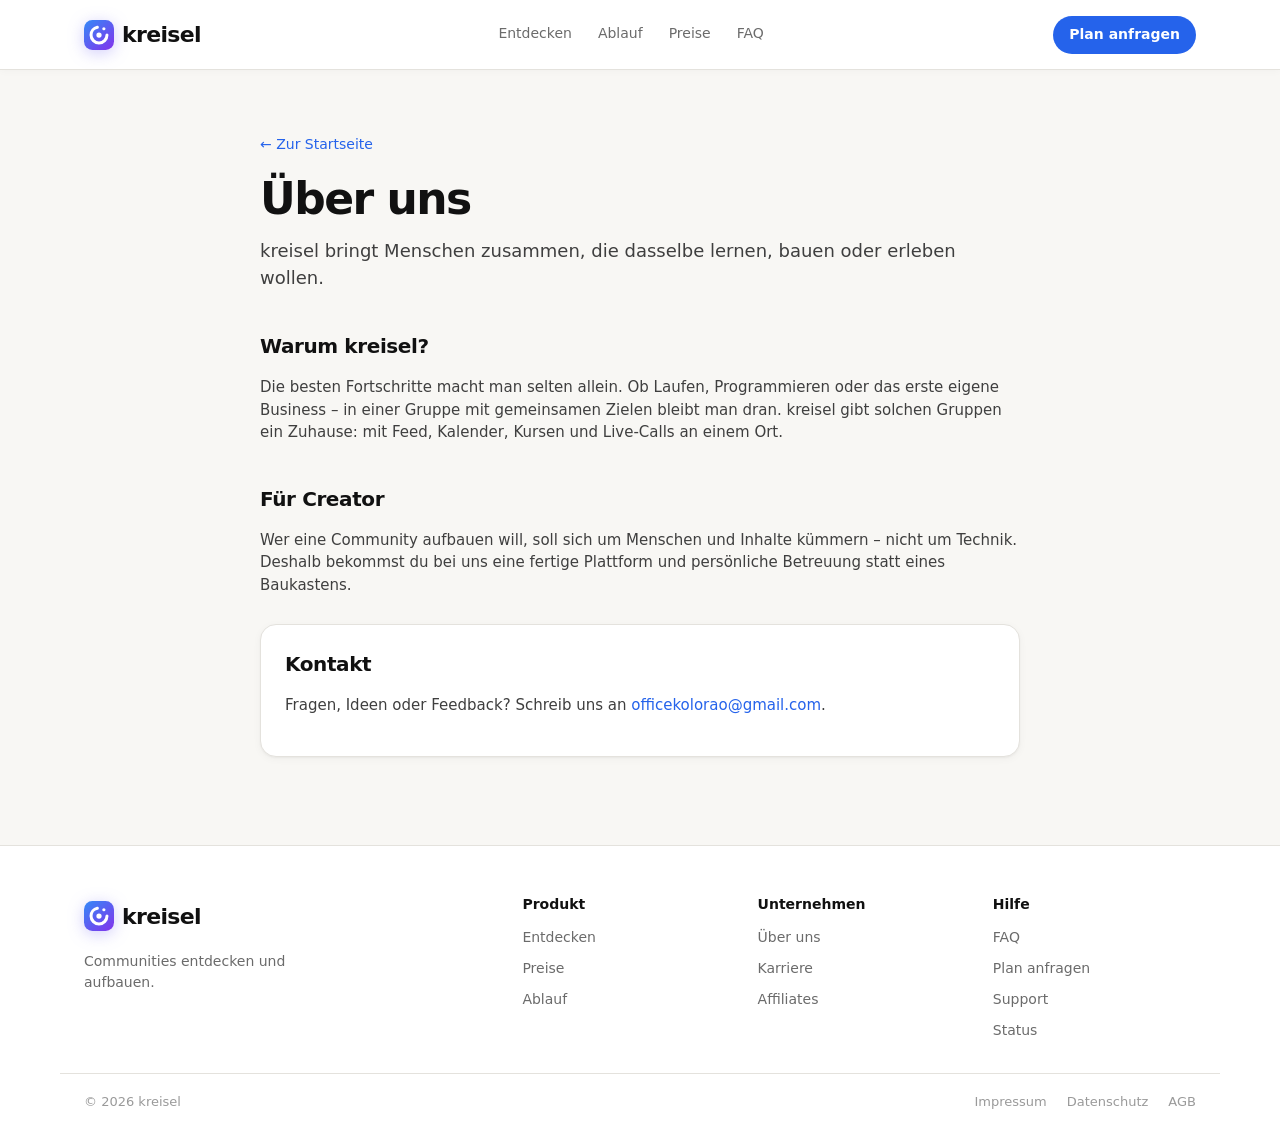
<file: ueber-uns.html>
<!doctype html>
<html lang="de">
<head>
  <meta charset="utf-8">
  <meta name="viewport" content="width=device-width, initial-scale=1">
  <title>Über uns – kreisel</title>
  <meta name="description" content="kreisel bringt Menschen zusammen, die dasselbe lernen, bauen oder erleben wollen.">
  <link rel="icon" href="logo.svg" type="image/svg+xml">
  <link rel="stylesheet" href="styles.css">
</head>
<body>
  <a class="skip-link" href="#main">Zum Inhalt springen</a>

  <header class="header">
    <div class="header__inner">
      <a class="brand" href="index.html" aria-label="kreisel – zur Startseite">
        <svg class="logo" viewBox="0 0 32 32" aria-hidden="true"><defs><linearGradient id="lg-head" x1="4" y1="2" x2="28" y2="30" gradientUnits="userSpaceOnUse"><stop stop-color="#3b82f6"/><stop offset="1" stop-color="#7c3aed"/></linearGradient></defs><rect width="32" height="32" rx="9" fill="url(#lg-head)"/><g class="logo__spin"><circle cx="16" cy="16" r="8.5" fill="none" stroke="#fff" stroke-width="3.2" stroke-linecap="round" stroke-dasharray="38 15.4"/><circle cx="21.2" cy="9.3" r="1.7" fill="#fff"/></g><circle cx="16" cy="16" r="2.8" fill="#fff"/></svg>
        <span class="brand__word">kreisel</span>
      </a>

      <nav class="header__nav" aria-label="Hauptnavigation">
        <a href="index.html#entdecken">Entdecken</a>
        <a href="index.html#ablauf">Ablauf</a>
        <a href="index.html#preise">Preise</a>
        <a href="index.html#faq">FAQ</a>
      </nav>

      <div class="header__actions">
        <a class="btn-solid" href="index.html#anfrage">Plan anfragen</a>
      </div>
    </div>
  </header>

  <main class="page" id="main">
    <article class="doc">
      <a class="doc__back" href="index.html">← Zur Startseite</a>
      <h1>Über uns</h1>
      <p class="doc__lead">kreisel bringt Menschen zusammen, die dasselbe lernen, bauen oder erleben wollen.</p>

      <h2>Warum kreisel?</h2>
      <p>Die besten Fortschritte macht man selten allein. Ob Laufen, Programmieren oder das erste eigene Business – in einer Gruppe mit gemeinsamen Zielen bleibt man dran. kreisel gibt solchen Gruppen ein Zuhause: mit Feed, Kalender, Kursen und Live-Calls an einem Ort.</p>
      <h2>Für Creator</h2>
      <p>Wer eine Community aufbauen will, soll sich um Menschen und Inhalte kümmern – nicht um Technik. Deshalb bekommst du bei uns eine fertige Plattform und persönliche Betreuung statt eines Baukastens.</p>
      <div class="doc__card">
        <h2>Kontakt</h2>
        <p>Fragen, Ideen oder Feedback? Schreib uns an <a data-mail href="#"></a>.</p>
      </div>
    </article>
  </main>

  <footer class="footer">
    <div class="footer__inner">
      <div class="footer__brand">
        <a class="footer__logo brand" href="index.html" aria-label="kreisel – zur Startseite"><svg class="logo" viewBox="0 0 32 32" aria-hidden="true"><defs><linearGradient id="lg-foot" x1="4" y1="2" x2="28" y2="30" gradientUnits="userSpaceOnUse"><stop stop-color="#3b82f6"/><stop offset="1" stop-color="#7c3aed"/></linearGradient></defs><rect width="32" height="32" rx="9" fill="url(#lg-foot)"/><g class="logo__spin"><circle cx="16" cy="16" r="8.5" fill="none" stroke="#fff" stroke-width="3.2" stroke-linecap="round" stroke-dasharray="38 15.4"/><circle cx="21.2" cy="9.3" r="1.7" fill="#fff"/></g><circle cx="16" cy="16" r="2.8" fill="#fff"/></svg><span class="brand__word">kreisel</span></a>
        <p class="footer__tag">Communities entdecken und aufbauen.</p>
      </div>
      <div class="footer__col">
        <h3>Produkt</h3>
        <a href="index.html#entdecken">Entdecken</a>
        <a href="index.html#preise">Preise</a>
        <a href="index.html#ablauf">Ablauf</a>
      </div>
      <div class="footer__col">
        <h3>Unternehmen</h3>
        <a href="ueber-uns.html">Über uns</a>
        <a href="karriere.html">Karriere</a>
        <a href="affiliates.html">Affiliates</a>
      </div>
      <div class="footer__col">
        <h3>Hilfe</h3>
        <a href="index.html#faq">FAQ</a>
        <a href="index.html#anfrage">Plan anfragen</a>
        <a href="support.html">Support</a>
        <a href="status.html">Status</a>
      </div>
    </div>
    <div class="footer__bar">
      <p>© 2026 kreisel</p>
      <nav class="footer__legal" aria-label="Rechtliches">
        <a href="impressum.html">Impressum</a>
        <a href="datenschutz.html">Datenschutz</a>
        <a href="agb.html">AGB</a>
      </nav>
    </div>
  </footer>

  <script src="config.js"></script>
</body>
</html>
</file>
<file: styles.css>
:root {
  --bg: #f8f7f4;
  --surface: #ffffff;
  --text: #111111;
  --muted: #6b6b6b;
  --faint: #9a9a9a;
  --line: #e4e2dd;
  --accent: #2563eb;
  --accent-hover: #1d4ed8;
  --radius-sm: 10px;
  --radius: 16px;
  --radius-pill: 999px;
  --shadow: 0 1px 2px rgba(17, 17, 17, 0.04), 0 2px 8px rgba(17, 17, 17, 0.04);
  --shadow-hover: 0 4px 12px rgba(17, 17, 17, 0.06), 0 12px 32px rgba(17, 17, 17, 0.08);
  --font: "Inter", system-ui, -apple-system, "Segoe UI", Roboto, Helvetica, Arial, sans-serif;
}

*, *::before, *::after { box-sizing: border-box; }
[hidden] { display: none !important; }

html { -webkit-text-size-adjust: 100%; }

body {
  margin: 0;
  background: var(--bg);
  color: var(--text);
  font-family: var(--font);
  font-size: 15px;
  line-height: 1.5;
  -webkit-font-smoothing: antialiased;
}

a { color: inherit; text-decoration: none; }
button { font: inherit; color: inherit; }

.sr-only {
  position: absolute; width: 1px; height: 1px; padding: 0; margin: -1px;
  overflow: hidden; clip: rect(0 0 0 0); white-space: nowrap; border: 0;
}

:focus-visible { outline: 2px solid var(--accent); outline-offset: 2px; }

/* ---------- Header ---------- */
.header {
  position: sticky; top: 0; z-index: 20;
  background: var(--surface);
  box-shadow: 0 1px 0 var(--line), 0 2px 8px rgba(17, 17, 17, 0.03);
}
.header__inner {
  max-width: 1160px; margin: 0 auto;
  padding: 12px 24px;
  display: flex; align-items: center; justify-content: space-between; gap: 16px;
}
.brand {
  display: inline-flex; align-items: center; gap: 8px;
  background: none; border: 0; padding: 6px 8px; margin-left: -8px;
  border-radius: var(--radius-sm); cursor: pointer;
}
.brand:hover { background: var(--bg); }
.logo { width: 30px; height: 30px; display: block; flex-shrink: 0; filter: drop-shadow(0 3px 8px rgba(91, 76, 240, .28)); }
.logo__spin { transform-origin: 16px 16px; transition: transform .9s cubic-bezier(.3, .7, .2, 1); }
.brand:hover .logo__spin, .dialog[open] .logo__spin { transform: rotate(360deg); }
@media (prefers-reduced-motion: reduce) { .logo__spin { transition: none; } }
.brand__word { font-size: 22px; font-weight: 800; letter-spacing: -0.03em; }
.brand__caret { width: 16px; height: 16px; color: var(--muted); }

.header__actions { display: flex; align-items: center; gap: 8px; }
.icon-btn {
  width: 40px; height: 40px; display: grid; place-items: center;
  border: 0; background: none; border-radius: 50%; cursor: pointer; color: var(--muted);
}
.icon-btn:hover { background: var(--bg); color: var(--text); }
.icon-btn svg { width: 22px; height: 22px; }
.btn-outline {
  display: inline-flex; align-items: center;
  height: 40px; padding: 0 20px;
  border: 1px solid var(--line); border-radius: var(--radius-pill);
  font-weight: 600; font-size: 14px;
  transition: border-color .15s, background .15s;
}
.btn-outline:hover { border-color: var(--text); }

/* ---------- Layout ---------- */
.page { max-width: 1160px; margin: 0 auto; padding: 0 24px 64px; }

/* ---------- Hero ---------- */
.hero { text-align: center; padding: 72px 0 32px; }
.hero__title {
  margin: 0;
  font-size: clamp(34px, 5.5vw, 54px);
  line-height: 1.08; font-weight: 800; letter-spacing: -0.035em;
}
.hero__sub { margin: 14px auto 0; max-width: 560px; color: var(--muted); font-size: 17px; }
.hero__sub a { color: var(--accent); font-weight: 500; }
.hero__sub a:hover { color: var(--accent-hover); text-decoration: underline; }

/* ---------- Search ---------- */
.search {
  position: relative; display: block;
  max-width: 680px; margin: 32px auto 0;
}
.search__icon {
  position: absolute; left: 20px; top: 50%; transform: translateY(-50%);
  width: 20px; height: 20px; color: var(--faint); pointer-events: none;
}
.search input {
  width: 100%; height: 56px;
  padding: 0 24px 0 52px;
  border: 1px solid var(--line); border-radius: var(--radius-pill);
  background: var(--surface); box-shadow: var(--shadow);
  font: inherit; font-size: 16px; color: var(--text);
  outline: none; transition: border-color .15s, box-shadow .15s;
}
.search input::placeholder { color: var(--faint); }
.search input:focus { border-color: var(--accent); box-shadow: 0 0 0 4px rgba(37, 99, 235, 0.12); }

/* ---------- Filters ---------- */
#entdecken { scroll-margin-top: 80px; }

.filters {
  display: flex; align-items: center; gap: 8px;
  margin: 8px 0 28px;
}
.filters__scroll {
  display: flex; gap: 8px; flex: 1; min-width: 0;
  overflow-x: auto; scrollbar-width: none;
  padding: 4px 2px;
  -webkit-mask-image: linear-gradient(to right, #000 calc(100% - 32px), transparent);
          mask-image: linear-gradient(to right, #000 calc(100% - 32px), transparent);
}
.filters__scroll::-webkit-scrollbar { display: none; }
.filters__end { display: flex; gap: 8px; flex-shrink: 0; }

.pill {
  display: inline-flex; align-items: center; gap: 6px; flex-shrink: 0;
  height: 38px; padding: 0 16px;
  border: 1px solid var(--line); border-radius: var(--radius-pill);
  background: var(--surface); cursor: pointer;
  font-size: 14px; font-weight: 500; white-space: nowrap;
  transition: border-color .15s, background .15s, color .15s;
}
.pill:hover { border-color: #c9c6bf; }
.pill.is-active { background: var(--text); border-color: var(--text); color: #fff; }
.pill--icon svg { width: 16px; height: 16px; }

/* ---------- Grid & Cards ---------- */
.grid {
  display: grid; gap: 24px;
  grid-template-columns: repeat(3, minmax(0, 1fr));
}
.card {
  display: flex; flex-direction: column;
  background: var(--surface);
  border: 1px solid var(--line); border-radius: var(--radius);
  overflow: hidden; box-shadow: var(--shadow);
  transition: transform .2s ease, box-shadow .2s ease;
}
.card:hover { transform: translateY(-3px); box-shadow: var(--shadow-hover); }

.card__thumb {
  position: relative; aspect-ratio: 16 / 9; overflow: hidden;
  display: flex; align-items: flex-end; padding: 18px;
  color: #fff;
}
.card__thumb::after {
  content: ""; position: absolute; inset: 0;
  background: linear-gradient(to top, rgba(0,0,0,.35), transparent 60%);
}
.card__thumb-emoji {
  position: absolute; right: 14px; top: 8px;
  font-size: 64px; line-height: 1; opacity: .9;
  transform: rotate(-8deg);
  filter: drop-shadow(0 6px 12px rgba(0,0,0,.18));
}
.card__thumb-title {
  position: relative; z-index: 1; margin: 0;
  font-size: 24px; line-height: 1.05; font-weight: 800; letter-spacing: -0.03em;
  text-transform: uppercase; max-width: 75%;
}
.card__rank {
  position: absolute; left: 12px; top: 12px; z-index: 1;
  font-size: 12px; font-weight: 700;
  background: rgba(255,255,255,.92); color: var(--text);
  padding: 2px 9px; border-radius: var(--radius-pill);
}

.card__body { display: flex; flex-direction: column; gap: 8px; padding: 16px 18px 18px; flex: 1; }
.card__head { display: flex; align-items: center; gap: 10px; min-width: 0; }
.card__avatar {
  width: 32px; height: 32px; border-radius: 50%; flex-shrink: 0;
  display: grid; place-items: center;
  font-size: 13px; font-weight: 700; color: #fff;
}
.card__name {
  margin: 0; font-size: 16px; font-weight: 700;
  white-space: nowrap; overflow: hidden; text-overflow: ellipsis;
}
.card__desc {
  margin: 0; color: var(--muted); font-size: 14px;
  display: -webkit-box; -webkit-line-clamp: 2; -webkit-box-orient: vertical; overflow: hidden;
}
.card__meta { margin: auto 0 0; padding-top: 4px; color: var(--faint); font-size: 13px; }
.card__meta .sep { margin: 0 6px; }

/* ---------- Services ---------- */
.services { display: grid; gap: 20px; grid-template-columns: repeat(3, minmax(0, 1fr)); }
.service {
  padding: 24px; background: var(--surface);
  border: 1px solid var(--line); border-radius: var(--radius); box-shadow: var(--shadow);
  transition: transform .2s ease, box-shadow .2s ease;
}
.service:hover { transform: translateY(-3px); box-shadow: var(--shadow-hover); }
.service__icon {
  display: grid; place-items: center; width: 44px; height: 44px; border-radius: 12px;
  background: linear-gradient(135deg, #eff6ff, #f5f3ff); font-size: 22px;
}
.service__title { margin: 16px 0 6px; font-size: 17px; font-weight: 700; letter-spacing: -.02em; }
.service__text { margin: 0; color: var(--muted); font-size: 14px; }
.package {
  display: flex; align-items: center; justify-content: space-between; flex-wrap: wrap; gap: 20px;
  margin-top: 24px; padding: 28px;
  background: linear-gradient(135deg, #1d4ed8, #7c3aed); color: #fff; border-radius: var(--radius);
}
.package__title { margin: 0 0 6px; font-size: 20px; font-weight: 800; letter-spacing: -.02em; }
.package__text { margin: 0; max-width: 560px; color: rgba(255, 255, 255, .88); font-size: 15px; }
.package__btn {
  flex-shrink: 0; height: 48px; padding: 0 26px; border: 0; border-radius: var(--radius-pill);
  background: #fff; color: #1d4ed8; cursor: pointer; font: inherit; font-size: 15px; font-weight: 700;
}
.package__btn:hover { background: #eef2ff; }
.admin__who { color: var(--muted); font-size: 14px; }
.doc__card .request__fields { margin-top: 16px; }
.doc__card .request__success { padding: 8px 0; }

.checks { display: grid; gap: 8px; margin: 0; padding: 0; border: 0; }
.checks legend { padding: 0; margin-bottom: 8px; font-size: 14px; font-weight: 600; }
.check {
  display: flex; align-items: center; gap: 10px; padding: 10px 14px;
  border: 1px solid var(--line); border-radius: var(--radius-sm); cursor: pointer; font-size: 14px;
}
.check:hover { border-color: #c9c6bf; }
.check input { accent-color: var(--accent); margin: 0; }
.check:has(input:checked) { border-color: var(--accent); background: #eff6ff; }

.empty { text-align: center; color: var(--muted); padding: 48px 0; }

/* ---------- Pagination ---------- */
.pagination {
  display: flex; justify-content: center; align-items: center; flex-wrap: wrap; gap: 4px;
  margin-top: 48px;
}
.page-btn {
  min-width: 38px; height: 38px; padding: 0 12px;
  border: 0; border-radius: var(--radius-pill); background: none; cursor: pointer;
  font-size: 14px; font-weight: 500; color: var(--muted);
}
.page-btn:hover:not(:disabled) { background: var(--surface); color: var(--text); }
.page-btn.is-current { background: var(--text); color: #fff; }
.page-btn:disabled { opacity: .4; cursor: default; }
.page-gap { color: var(--faint); padding: 0 4px; }

/* ---------- Footer ---------- */
.footer { border-top: 1px solid var(--line); background: var(--surface); }
/* ---------- Responsive ---------- */
@media (max-width: 960px) {
  .grid { grid-template-columns: repeat(2, minmax(0, 1fr)); gap: 20px; }
}
@media (max-width: 640px) {
  .header__inner { padding: 10px 16px; }
  .page { padding: 0 16px 48px; }
  .hero { padding: 44px 0 24px; }
  .hero__sub { font-size: 15px; }
  .search { margin-top: 24px; }
  .search input { height: 50px; }
  .grid { grid-template-columns: 1fr; gap: 16px; }
  .filters { margin-bottom: 20px; }
  .filters__end .pill:first-child { display: none; }
  .filters__end .pill--icon { padding: 0 12px; }
}

@media (prefers-reduced-motion: reduce) {
  .card, .card:hover { transition: none; transform: none; }
}

/* ---------- Skip link ---------- */
.skip-link {
  position: absolute; left: -9999px; top: 8px; z-index: 40;
  background: var(--surface); padding: 10px 16px;
  border: 1px solid var(--line); border-radius: var(--radius-sm); font-weight: 600;
}
.skip-link:focus { left: 16px; }

/* ---------- Header nav ---------- */
.header__nav { display: flex; gap: 26px; font-size: 14px; font-weight: 500; color: var(--muted); }
.header__nav a { padding: 4px 0; border-bottom: 2px solid transparent; }
.header__nav a:hover { color: var(--text); border-bottom-color: var(--text); }

/* ---------- Hero stats ---------- */
.stats {
  display: flex; justify-content: center; flex-wrap: wrap; gap: 12px 48px;
  margin: 36px 0 0;
}
.stats__item { text-align: center; }
.stats dt { color: var(--faint); font-size: 13px; }
.stats dd { margin: 2px 0 0; font-size: 24px; font-weight: 800; letter-spacing: -0.03em; }

/* ---------- Generic section ---------- */
.section { padding: 72px 0 0; scroll-margin-top: 80px; }
.section__head { text-align: center; max-width: 620px; margin: 0 auto 36px; }
.section__title {
  margin: 0; font-size: clamp(26px, 3.4vw, 36px);
  font-weight: 800; letter-spacing: -0.03em; line-height: 1.15;
}
.section__sub { margin: 12px 0 0; color: var(--muted); font-size: 16px; }

/* ---------- Steps ---------- */
.steps {
  list-style: none; margin: 0; padding: 0;
  display: grid; gap: 24px; grid-template-columns: repeat(3, minmax(0, 1fr));
  counter-reset: step;
}
.step {
  background: var(--surface); border: 1px solid var(--line);
  border-radius: var(--radius); padding: 26px 24px; box-shadow: var(--shadow);
}
.step__num {
  display: grid; place-items: center;
  width: 34px; height: 34px; border-radius: 50%;
  background: var(--accent); color: #fff;
  font-size: 15px; font-weight: 700;
}
.step__title { margin: 16px 0 6px; font-size: 18px; font-weight: 700; letter-spacing: -0.02em; }
.step__text { margin: 0; color: var(--muted); font-size: 14px; }

/* ---------- Plans ---------- */
.plans {
  display: grid; gap: 24px; align-items: start;
  grid-template-columns: repeat(3, minmax(0, 1fr));
}
.plan {
  position: relative; display: flex; flex-direction: column;
  background: var(--surface); border: 1px solid var(--line);
  border-radius: var(--radius); padding: 28px 26px; box-shadow: var(--shadow);
}
.plan--featured {
  border-color: var(--accent);
  box-shadow: 0 0 0 1px var(--accent), var(--shadow-hover);
}
.plan__badge {
  position: absolute; top: -12px; left: 26px;
  background: var(--accent); color: #fff;
  font-size: 12px; font-weight: 700; letter-spacing: .02em;
  padding: 4px 12px; border-radius: var(--radius-pill);
}
.plan__name { margin: 0; font-size: 19px; font-weight: 800; letter-spacing: -0.02em; }
.plan__desc { margin: 6px 0 0; color: var(--muted); font-size: 14px; min-height: 40px; }
.plan__price { margin: 18px 0 0; display: flex; align-items: baseline; gap: 4px; }
.plan__amount { font-size: 36px; font-weight: 800; letter-spacing: -0.04em; }
.plan__period { color: var(--muted); font-size: 15px; }
.plan__cta {
  display: flex; align-items: center; justify-content: center;
  height: 44px; margin: 22px 0 0;
  border: 1px solid var(--line); border-radius: var(--radius-pill);
  font-size: 15px; font-weight: 600;
  transition: border-color .15s, background .15s, color .15s;
}
.plan__cta:hover { border-color: var(--text); }
.plan__cta--solid { background: var(--accent); border-color: var(--accent); color: #fff; }
.plan__cta--solid:hover { background: var(--accent-hover); border-color: var(--accent-hover); }
.plan__features {
  list-style: none; margin: 24px 0 0; padding: 20px 0 0;
  border-top: 1px solid var(--line);
  display: grid; gap: 10px; font-size: 14px;
}
.plan__features li { position: relative; padding-left: 26px; color: var(--muted); }
.plan__features li::before {
  content: ""; position: absolute; left: 4px; top: 6px;
  width: 11px; height: 6px;
  border-left: 2px solid var(--accent); border-bottom: 2px solid var(--accent);
  transform: rotate(-45deg);
}
.plans__note { margin: 24px 0 0; text-align: center; color: var(--faint); font-size: 13px; }

/* ---------- FAQ ---------- */
.faq { max-width: 760px; margin: 0 auto; display: grid; gap: 12px; }
.faq__item {
  background: var(--surface); border: 1px solid var(--line);
  border-radius: var(--radius); padding: 4px 22px;
}
.faq__q {
  list-style: none; cursor: pointer;
  padding: 16px 28px 16px 0; position: relative;
  font-size: 16px; font-weight: 600;
}
.faq__q::-webkit-details-marker { display: none; }
.faq__q::after {
  content: ""; position: absolute; right: 4px; top: 50%;
  width: 9px; height: 9px; margin-top: -6px;
  border-right: 2px solid var(--muted); border-bottom: 2px solid var(--muted);
  transform: rotate(45deg); transition: transform .2s;
}
.faq__item[open] .faq__q::after { transform: rotate(-135deg); margin-top: -2px; }
.faq__a { margin: 0 0 18px; color: var(--muted); font-size: 15px; }

/* ---------- CTA ---------- */
.cta {
  margin: 80px 0 0; padding: 56px 24px; text-align: center;
  background: var(--surface); border: 1px solid var(--line);
  border-radius: var(--radius); box-shadow: var(--shadow);
}
.cta__title { margin: 0; font-size: clamp(24px, 3.2vw, 32px); font-weight: 800; letter-spacing: -0.03em; }
.cta__sub { margin: 10px 0 0; color: var(--muted); font-size: 16px; }
.cta__btn {
  display: inline-flex; align-items: center; height: 48px; margin-top: 26px; padding: 0 30px;
  background: var(--accent); color: #fff;
  border-radius: var(--radius-pill); font-size: 15px; font-weight: 600;
  transition: background .15s;
}
.cta__btn:hover { background: var(--accent-hover); }

/* ---------- Plan-Anfrage ---------- */
.btn-solid {
  display: inline-flex; align-items: center; height: 38px; padding: 0 16px;
  background: var(--accent); color: #fff; border-radius: var(--radius-pill);
  font-size: 14px; font-weight: 600; transition: background .15s;
}
.btn-solid:hover { background: var(--accent-hover); }
.request {
  display: grid; grid-template-columns: 1.5fr 1fr; gap: 24px;
  max-width: 960px; margin: 0 auto;
}
.request__form, .request__info {
  background: var(--surface); border: 1px solid var(--line);
  border-radius: var(--radius); box-shadow: var(--shadow); padding: 28px;
}
.request__fields { display: grid; gap: 16px; }
.request__error a { color: inherit; text-decoration: underline; }
.request__submit:disabled { opacity: .7; cursor: progress; }
.request__success { display: grid; gap: 10px; justify-items: center; text-align: center; padding: 12px 0; }
.request__success h3 { margin: 0; font-size: 20px; font-weight: 800; letter-spacing: -.02em; }
.request__success p { margin: 0; color: var(--muted); }
.request__success .request__small { margin: 0; }
.request__success .btn-ghost { margin-top: 6px; padding: 0 20px; }
.request__success .request__order { padding: 6px 14px; border-radius: var(--radius-sm); background: var(--bg); font-size: 14px; }
.request__order strong { font-family: Consolas, "SFMono-Regular", monospace; color: var(--text); letter-spacing: .03em; }
.request__check {
  width: 52px; height: 52px; display: grid; place-items: center; border-radius: 50%;
  background: #dcfce7; color: #15803d; font-size: 26px; font-weight: 800;
}
.dialog .dialog__request { margin-top: 20px; padding: 0; border: 0; box-shadow: none; }
.dialog__eyebrow {
  width: fit-content; margin: 0 auto; padding: 4px 12px; border-radius: var(--radius-pill);
  background: #eef2ff; color: var(--accent); font-size: 13px; font-weight: 700;
}
.field { display: grid; gap: 6px; min-width: 0; }
.field label { font-size: 14px; font-weight: 600; }
.field__opt { color: var(--faint); font-weight: 400; }
.field small { color: var(--faint); font-size: 12px; }
.field input, .field select, .field textarea {
  width: 100%; padding: 11px 14px; font: inherit; font-size: 15px; color: var(--text);
  background: var(--bg); border: 1px solid var(--line); border-radius: var(--radius-sm);
}
.field textarea { resize: vertical; }
.field input:focus, .field select:focus, .field textarea:focus {
  outline: none; border-color: var(--accent); background: var(--surface);
  box-shadow: 0 0 0 3px rgba(37, 99, 235, 0.15);
}
.field-row { display: grid; grid-template-columns: 1fr 1fr; gap: 16px; }
.request__submit {
  height: 48px; border: 0; border-radius: var(--radius-pill); cursor: pointer;
  background: var(--accent); color: #fff; font: inherit; font-size: 15px; font-weight: 600;
  transition: background .15s;
}
.request__submit:hover { background: var(--accent-hover); }
.request__error { margin: 0; color: #b91c1c; font-size: 14px; }
.request__hint { margin: 0; color: var(--muted); font-size: 14px; }
.request__hint a { color: var(--accent); }
.request__info h3 { margin: 0; font-size: 17px; font-weight: 700; letter-spacing: -0.02em; }
.request__small { margin: 20px 0 0; color: var(--faint); font-size: 13px; }

/* ---------- Menüs ---------- */
.btn-outline { background: none; cursor: pointer; }
.menu {
  position: fixed; inset: auto; margin: 0; min-width: 230px; max-height: 70vh; overflow-y: auto;
  padding: 6px; background: var(--surface); color: var(--text);
  border: 1px solid var(--line); border-radius: 14px; box-shadow: var(--shadow-hover);
}
.menu--wide { min-width: 250px; }
.menu__item {
  display: flex; align-items: center; justify-content: space-between; gap: 12px;
  width: 100%; padding: 9px 12px; border: 0; background: none; border-radius: 8px;
  cursor: pointer; font-size: 14px; text-align: left;
}
.menu__item:hover:not(:disabled) { background: var(--bg); }
.menu__item:disabled { color: var(--faint); cursor: default; }
.menu__item.is-active { font-weight: 600; }
.menu__num { color: var(--faint); font-size: 13px; }
.menu__tag { font-size: 11px; padding: 1px 8px; border: 1px solid var(--line); border-radius: var(--radius-pill); }
.menu__label {
  margin: 8px 12px 4px; font-size: 11px; font-weight: 700; color: var(--faint);
  text-transform: uppercase; letter-spacing: .06em;
}
.menu__head { display: grid; padding: 10px 12px 12px; border-bottom: 1px solid var(--line); margin-bottom: 4px; }
.menu__head small { color: var(--muted); }
.menu__empty { margin: 0; padding: 4px 12px 8px; color: var(--muted); font-size: 13px; }
.menu__opt { display: flex; align-items: center; gap: 10px; padding: 8px 12px; border-radius: 8px; font-size: 14px; cursor: pointer; }
.menu__opt:hover { background: var(--bg); }
.menu__opt input { accent-color: var(--accent); margin: 0; }
.menu__plan { display: flex; flex-wrap: wrap; align-items: center; gap: 6px 10px; padding: 2px 12px 8px; font-size: 13px; }
.menu__plan-text { color: var(--muted); display: inline-flex; align-items: center; gap: 6px; }
.menu__plan-text--warn { color: #b45309; font-weight: 600; }
.menu__plan-link { color: var(--accent); font-weight: 600; }
.plan-badge {
  padding: 2px 10px; border-radius: var(--radius-pill);
  background: linear-gradient(135deg, #3b82f6, #7c3aed); color: #fff; font-size: 12px; font-weight: 700;
}
.plan-dot { width: 7px; height: 7px; border-radius: 50%; background: #22c55e; }
.menu__sep { height: 1px; margin: 6px 0; background: var(--line); }
.pill__count {
  min-width: 18px; height: 18px; padding: 0 5px; margin-left: 2px;
  display: inline-grid; place-items: center; border-radius: var(--radius-pill);
  background: var(--accent); color: #fff; font-size: 11px; font-weight: 700;
}
.account {
  width: 40px; height: 40px; padding: 0; border: 0; border-radius: 50%; cursor: pointer;
  background: linear-gradient(135deg, #3b82f6, #7c3aed); color: #fff; font-size: 14px; font-weight: 700;
}

/* ---------- Dialoge ---------- */
.dialog {
  width: min(430px, calc(100% - 32px)); max-height: calc(100% - 32px); padding: 32px;
  border: 0; border-radius: 20px; background: var(--surface); color: var(--text);
  box-shadow: 0 24px 80px rgba(0, 0, 0, .25);
}
.dialog::backdrop { background: rgba(17, 17, 17, .45); backdrop-filter: blur(3px); }
.dialog form[method="dialog"] { margin: 0; }
.dialog__close {
  position: absolute; right: 14px; top: 14px; z-index: 2;
  width: 36px; height: 36px; border: 0; border-radius: 50%; cursor: pointer;
  background: var(--bg); font-size: 22px; line-height: 1;
}
.dialog__close:hover { background: var(--line); }
.dialog__logo { width: 48px; height: 48px; margin: 0 auto; }
.dialog__title { margin: 16px 0 4px; text-align: center; font-size: 24px; font-weight: 800; letter-spacing: -.03em; }
.dialog__sub { margin: 0; text-align: center; color: var(--muted); }
.dialog__form { display: grid; gap: 14px; }
.auth__link {
  justify-self: end; margin-top: -6px; padding: 0; border: 0; background: none; cursor: pointer;
  color: var(--accent); font-size: 13px; font-weight: 500;
}
#auth-back { justify-self: center; margin-top: 0; }
.auth__link:hover { text-decoration: underline; }
.auth__info {
  margin: 20px 0 0; padding: 16px; border-radius: var(--radius-sm);
  background: #eff6ff; color: #1e3a8a; text-align: center; font-size: 15px;
}
.dialog__note { margin: 0; text-align: center; color: var(--faint); font-size: 13px; }
.tabs {
  display: grid; grid-template-columns: 1fr 1fr; gap: 4px; padding: 4px; margin: 22px 0 18px;
  background: var(--bg); border-radius: var(--radius-pill);
}
.tabs__btn {
  height: 36px; border: 0; border-radius: var(--radius-pill); background: none; cursor: pointer;
  font-size: 14px; font-weight: 600; color: var(--muted);
}
.tabs__btn.is-active { background: var(--surface); color: var(--text); box-shadow: var(--shadow); }
.dialog--community { width: min(560px, calc(100% - 32px)); padding: 0; }
.dialog--community .dialog__close { background: rgba(255, 255, 255, .92); }
.community__thumb { aspect-ratio: auto; height: 190px; }
.community__body { display: grid; gap: 14px; padding: 22px 28px 28px; }
.community__head { display: flex; align-items: center; gap: 12px; }
.community__head .card__avatar { width: 44px; height: 44px; font-size: 15px; }
.community__name { margin: 0; font-size: 21px; font-weight: 800; letter-spacing: -.03em; }
.community__meta { margin: 0; color: var(--muted); font-size: 14px; }
.community__desc { margin: 0; font-size: 15px; }
.community__body .plan__features { margin: 0; }
.community__joined { margin: 0; color: #15803d; font-size: 14px; font-weight: 600; }
.btn-ghost {
  height: 46px; border: 1px solid var(--line); border-radius: var(--radius-pill);
  background: none; cursor: pointer; font-size: 15px; font-weight: 600;
}
.btn-ghost:hover { border-color: var(--text); }

/* ---------- Hinweis nach Zahlung ---------- */
.toast {
  position: fixed; left: 50%; bottom: 24px; z-index: 50; transform: translateX(-50%);
  width: min(460px, calc(100% - 32px)); display: flex; gap: 14px; align-items: flex-start;
  padding: 16px 18px; background: var(--surface); border: 1px solid var(--line);
  border-radius: var(--radius); box-shadow: var(--shadow-hover);
}
.toast .request__check { width: 36px; height: 36px; flex-shrink: 0; font-size: 18px; }
.toast strong { display: block; margin-bottom: 2px; }
.toast p { margin: 0; color: var(--muted); font-size: 14px; }
.toast__close { margin-left: auto; border: 0; background: none; cursor: pointer; font-size: 20px; line-height: 1; color: var(--faint); }

/* ---------- Unterseiten ---------- */
.doc { max-width: 760px; margin: 0 auto; padding: 64px 0 24px; }
.doc__back { display: inline-block; margin-bottom: 20px; color: var(--muted); font-size: 14px; }
.doc__back:hover { color: var(--text); }
.doc h1 { margin: 0; font-size: clamp(32px, 5vw, 44px); line-height: 1.1; font-weight: 800; letter-spacing: -.035em; }
.doc__lead { margin: 14px 0 0; color: var(--muted); font-size: 18px; }
.doc h2 { margin: 40px 0 10px; font-size: 20px; font-weight: 700; letter-spacing: -.02em; }
.doc p, .doc li { color: #3f3f3f; }
.doc a { color: var(--accent); }
.doc a:hover { text-decoration: underline; }
.doc__card {
  margin-top: 28px; padding: 24px; background: var(--surface);
  border: 1px solid var(--line); border-radius: var(--radius); box-shadow: var(--shadow);
}
.doc__card h2 { margin-top: 0; }
.doc__note { margin-top: 28px; padding: 14px 16px; border-radius: var(--radius-sm); background: #fef3c7; color: #78350f !important; font-size: 14px; }
.status-list { display: grid; gap: 0; margin: 28px 0 0; padding: 0; list-style: none; }
.status-list li {
  display: flex; justify-content: space-between; gap: 16px; padding: 16px 20px;
  background: var(--surface); border: 1px solid var(--line); margin-top: -1px;
}
.status-list li:first-child { border-radius: var(--radius) var(--radius) 0 0; }
.status-list li:last-child { border-radius: 0 0 var(--radius) var(--radius); }
.status-ok { color: #15803d; font-weight: 600; white-space: nowrap; }
.status-ok::before { content: ""; display: inline-block; width: 8px; height: 8px; margin-right: 8px; border-radius: 50%; background: #22c55e; box-shadow: 0 0 0 3px rgba(34, 197, 94, .2); }

/* ---------- Footer (erweitert) ---------- */
.footer__inner {
  max-width: 1160px; margin: 0 auto; padding: 48px 24px 32px;
  display: grid; gap: 32px;
  grid-template-columns: 2fr repeat(3, 1fr);
}
.footer__logo { display: inline-flex; align-items: center; gap: 8px; }
.footer__tag { margin: 12px 0 0; color: var(--muted); font-size: 14px; max-width: 260px; }
.footer__col { display: flex; flex-direction: column; gap: 10px; font-size: 14px; color: var(--muted); }
.footer__col h3 { margin: 0 0 2px; font-size: 14px; font-weight: 700; color: var(--text); }
.footer__col a:hover { color: var(--text); }
.footer__bar {
  border-top: 1px solid var(--line);
  max-width: 1160px; margin: 0 auto; padding: 18px 24px;
  display: flex; justify-content: space-between; align-items: center; flex-wrap: wrap; gap: 8px 24px;
  color: var(--faint); font-size: 13px;
}
.footer__bar p { margin: 0; }
.footer__legal { display: flex; gap: 20px; }
.footer__legal a:hover { color: var(--text); }

/* ---------- Responsive (neue Blöcke) ---------- */
@media (max-width: 960px) {
  .header__nav { display: none; }
  .steps { grid-template-columns: 1fr; gap: 16px; }
  .plans { grid-template-columns: 1fr; gap: 20px; }
  .plan--featured { order: -1; }
  .request { grid-template-columns: 1fr; }
  .services { grid-template-columns: repeat(2, minmax(0, 1fr)); }
  .footer__inner { grid-template-columns: 1fr 1fr; gap: 28px; }
}
@media (max-width: 640px) {
  .stats { gap: 12px 28px; margin-top: 28px; }
  .stats dd { font-size: 20px; }
  .section { padding-top: 56px; }
  .cta { margin-top: 56px; padding: 40px 20px; }
  .field-row { grid-template-columns: 1fr; }
  .services { grid-template-columns: 1fr; }
  .package { padding: 22px; }
  .package__btn { width: 100%; }
  .request__form, .request__info { padding: 20px; }
  .header__actions .btn-solid { display: none; }
  .footer__inner { grid-template-columns: 1fr; padding: 36px 16px 24px; }
  .footer__bar { padding: 16px; justify-content: center; }
}
</file>
